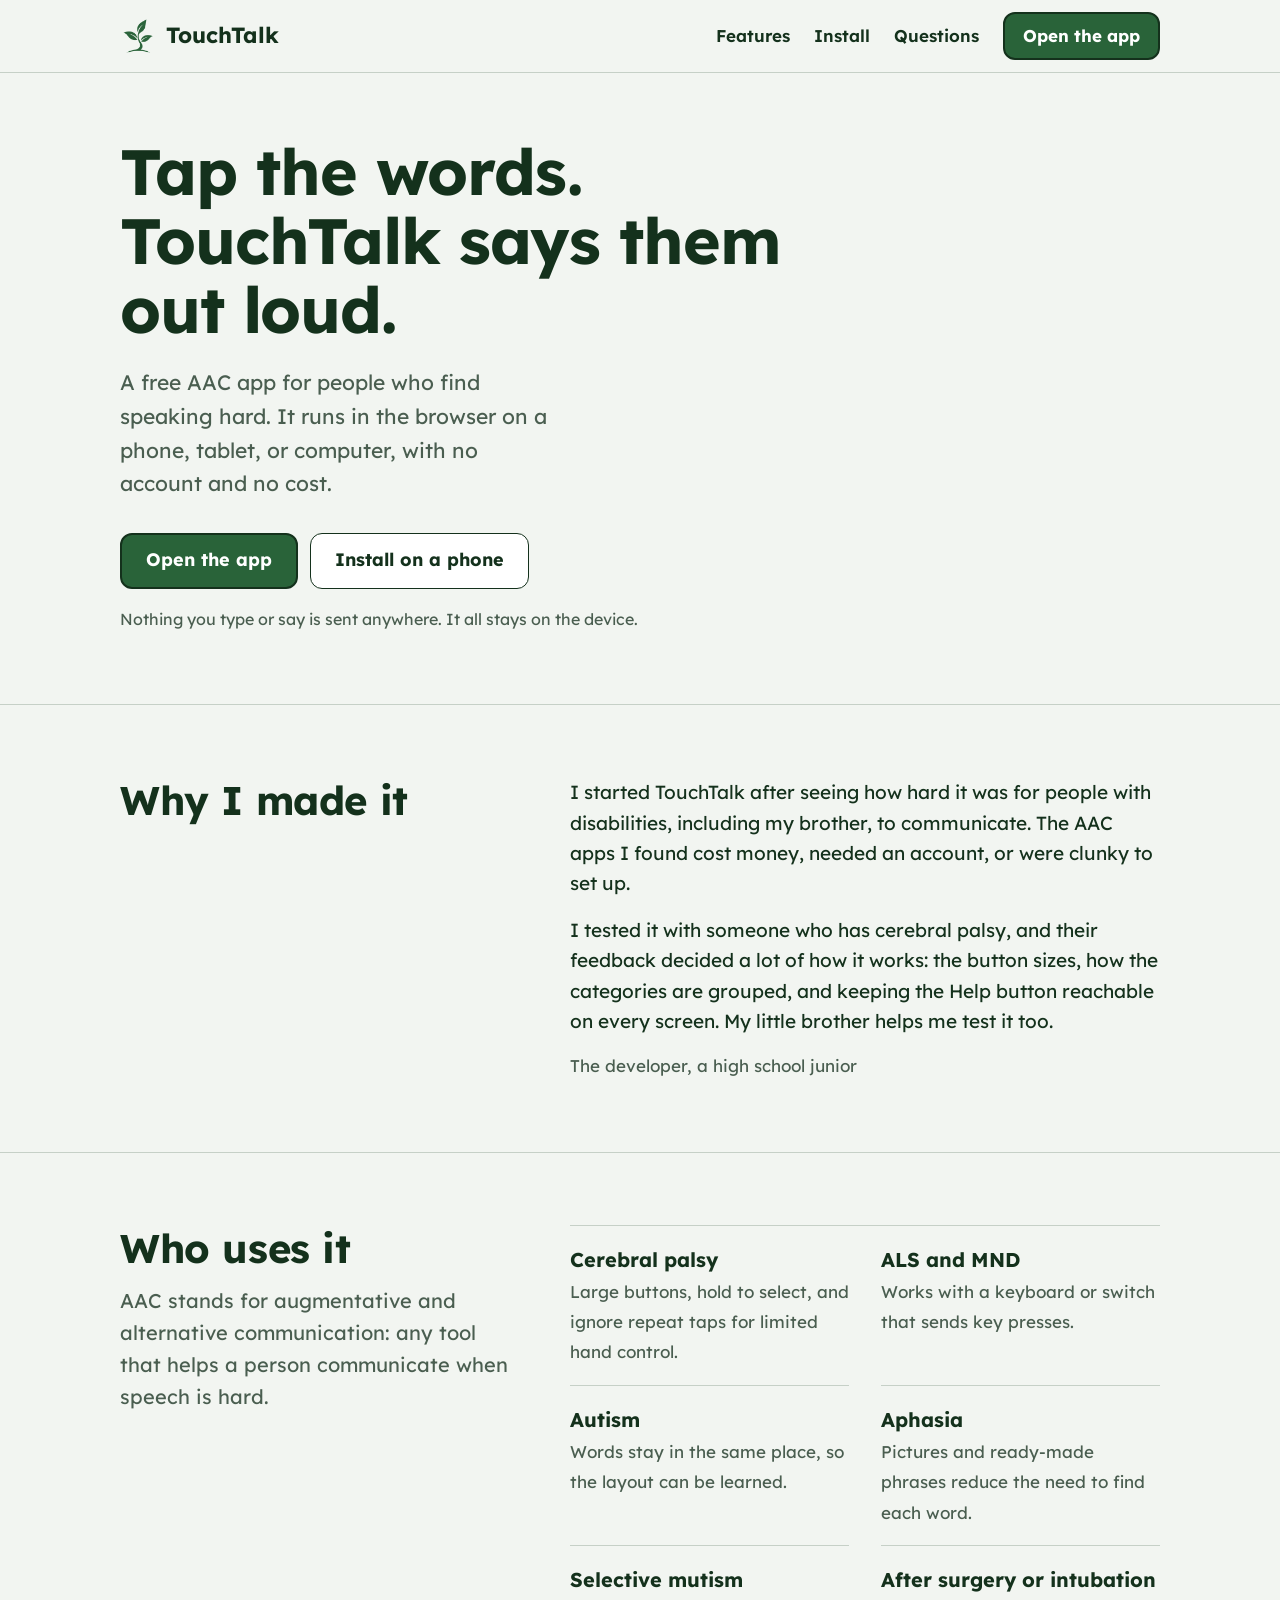
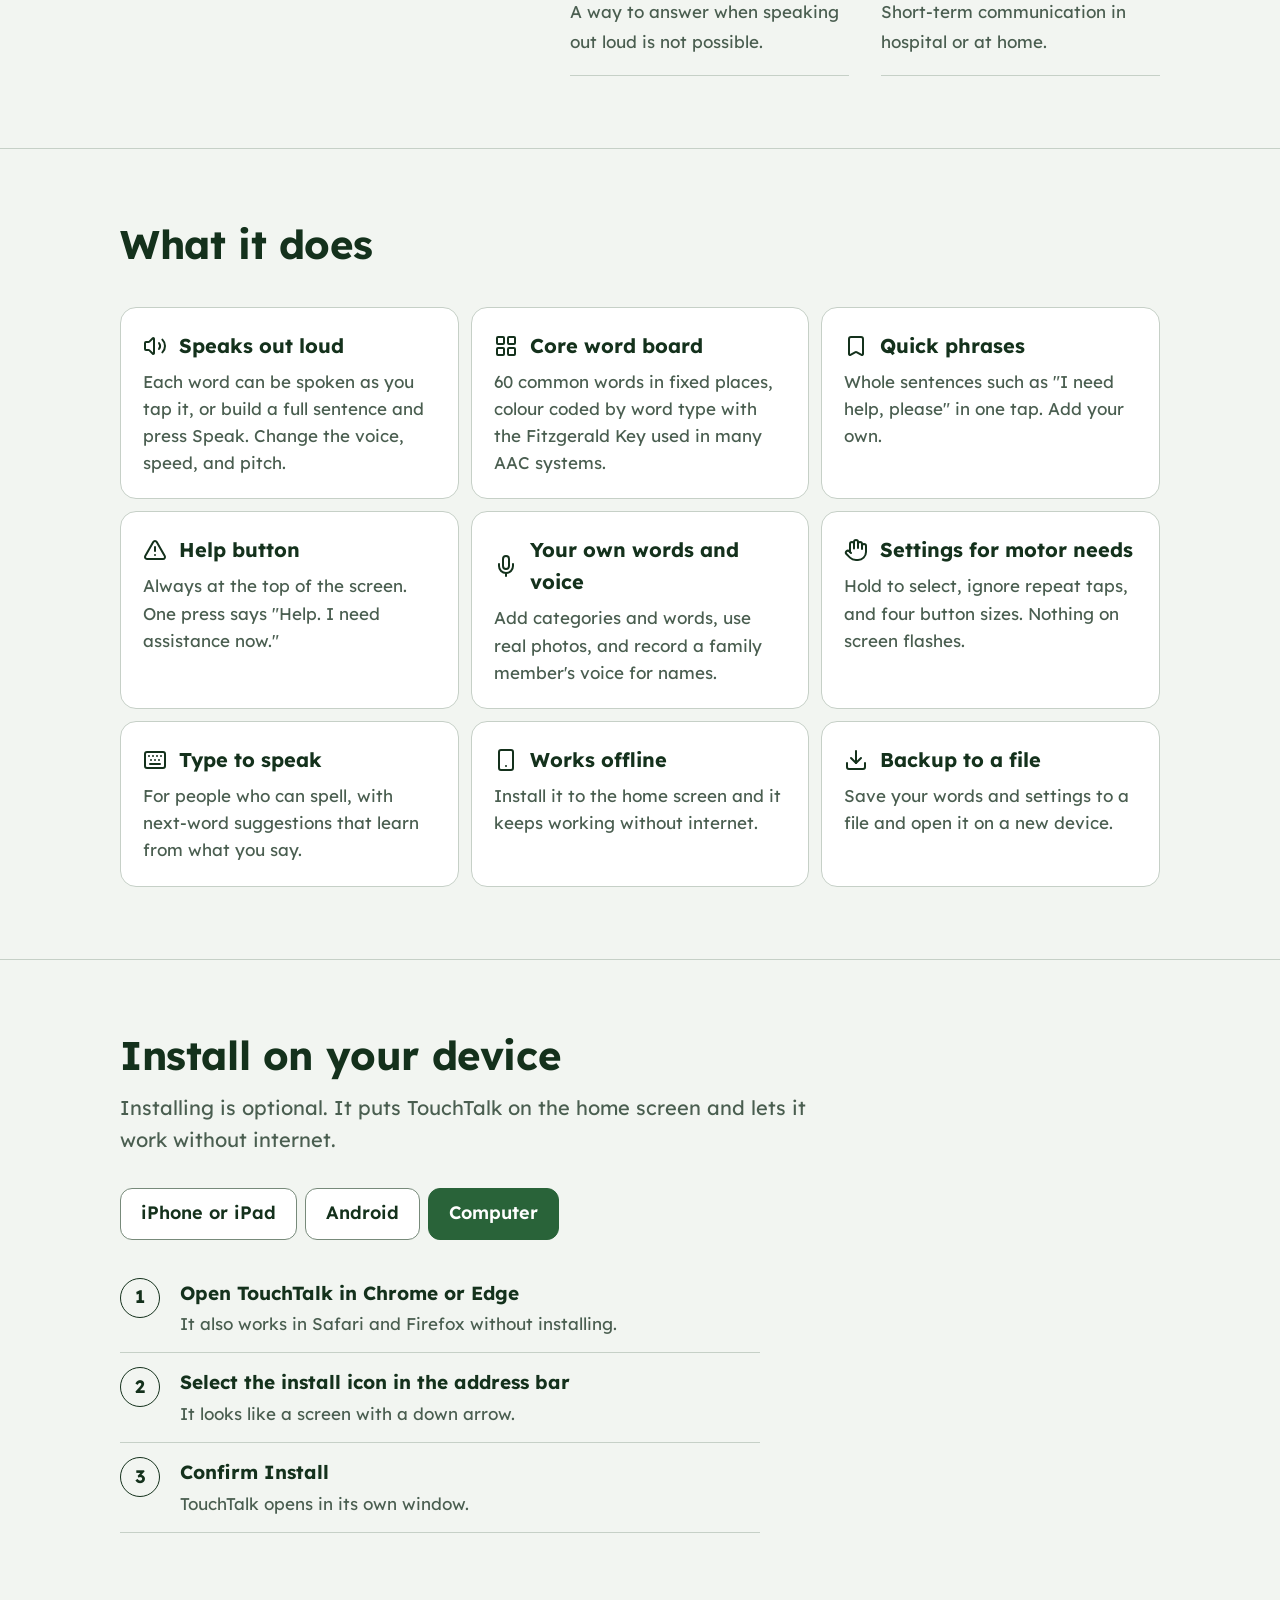
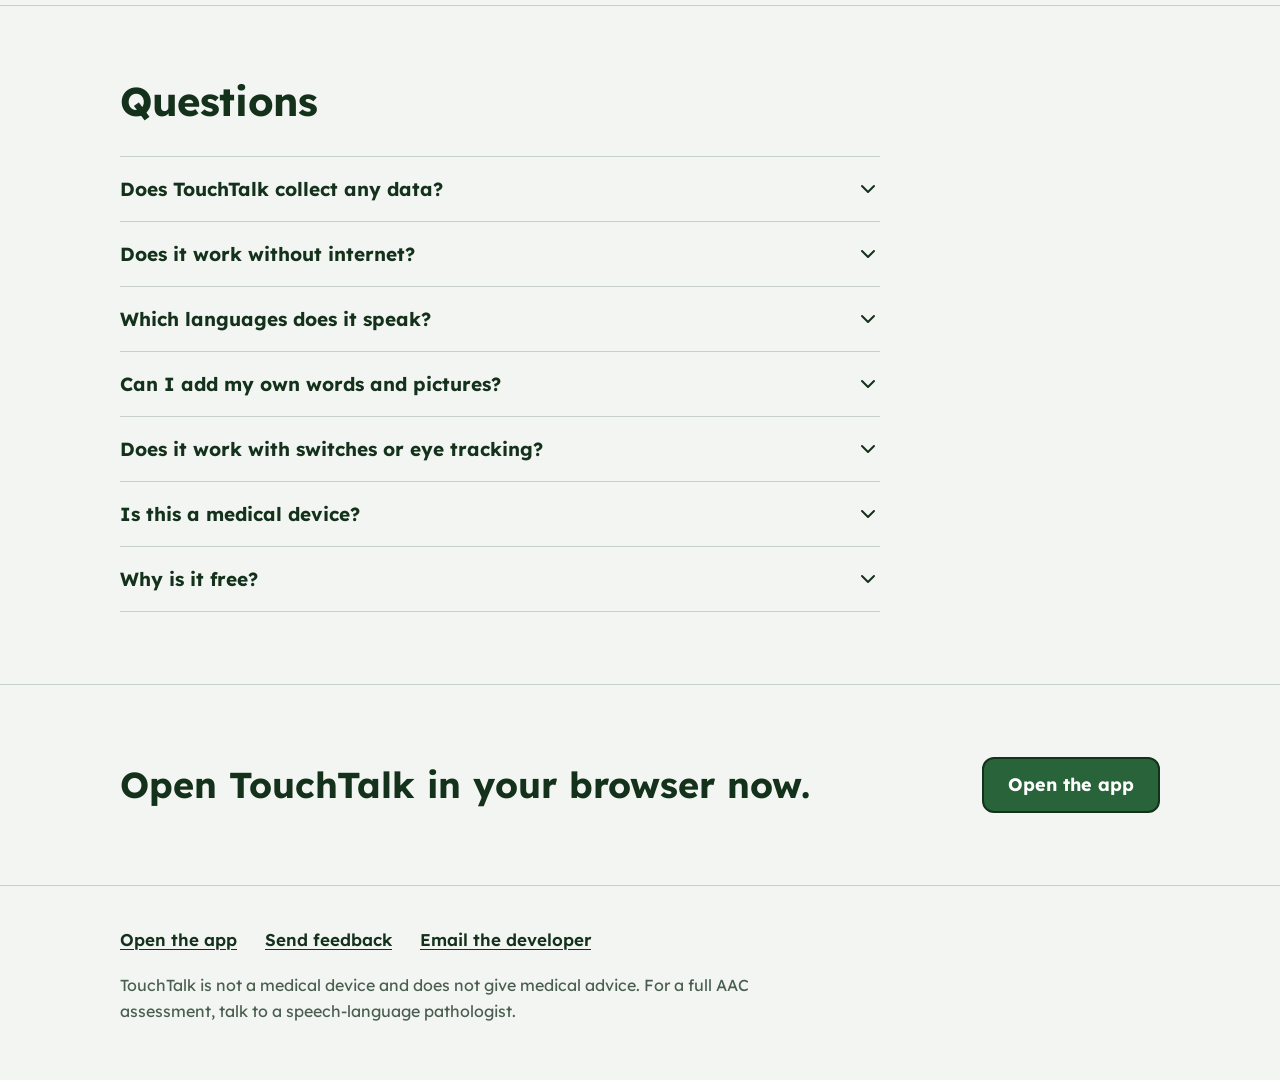
<file: index.html>
<!DOCTYPE html>
<html lang="en">
<head>
  <meta charset="UTF-8">
  <meta name="viewport" content="width=device-width, initial-scale=1.0">
  <meta name="description" content="TouchTalk is a free AAC app. Tap words to build a message and the device says it out loud. Works in the browser, with no account.">
  <meta name="theme-color" content="#F2F5F1">
  <title>TouchTalk: a free AAC app</title>
  <link rel="icon" type="image/png" sizes="32x32" href="icons/favicon-32.png">
  <link rel="icon" type="image/png" sizes="192x192" href="icons/icon-192.png">
  <link rel="apple-touch-icon" href="icons/apple-touch-icon.png">
  <link rel="preload" href="fonts/lexend-latin.woff2" as="font" type="font/woff2" crossorigin>
  <style>
@font-face {
      font-family: 'Lexend';
      font-style: normal; font-weight: 300 800; font-display: swap;
      src: url('fonts/lexend-latin.woff2') format('woff2');
      unicode-range: U+0000-00FF, U+0131, U+0152-0153, U+02BB-02BC, U+02C6, U+02DA, U+02DC, U+0304, U+0308, U+0329, U+2000-206F, U+20AC, U+2122, U+2191, U+2193, U+2212, U+2215, U+FEFF, U+FFFD;
    }
    @font-face {
      font-family: 'Lexend';
      font-style: normal; font-weight: 300 800; font-display: swap;
      src: url('fonts/lexend-latin-ext.woff2') format('woff2');
      unicode-range: U+0100-02BA, U+02BD-02C5, U+02C7-02CC, U+02CE-02D7, U+02DD-02FF, U+1D00-1DBF, U+1E00-1E9F, U+1EF2-1EFF, U+2020, U+20A0-20AB, U+20AD-20C4, U+2113, U+2C60-2C7F, U+A720-A7FF;
    }
    :root {
      --paper: #F2F5F1;
      --paper-2: #E3EAE3;
      --cell: #FFFFFF;
      --ink: #14311C;
      --slate: #4A5E50;
      --rule: #C6D0C7;
      --focus: #FFBF1F;
      --primary: #296339;
      --primary-hover: #14311C;
      --edge: #778A7A;
      --r-btn: 12px;
      --r-box: 16px;
      --font: 'Lexend', system-ui, -apple-system, 'Segoe UI', Roboto, Arial, sans-serif;
    }
    *, *::before, *::after { box-sizing: border-box; margin: 0; padding: 0; }
    html { scroll-behavior: smooth; }
    @media (prefers-reduced-motion: reduce) { html { scroll-behavior: auto; } }
    body {
      font-family: var(--font);
      font-size: 19px;
      line-height: 1.6;
      letter-spacing: 0;
      background: var(--paper);
      color: var(--ink);
    }
    button { font: inherit; letter-spacing: inherit; color: inherit; cursor: pointer; }
    a { color: var(--ink); text-underline-offset: 3px; }
    :focus { outline: none; }
    :focus-visible { outline: 4px solid var(--focus); outline-offset: 2px; box-shadow: 0 0 0 2px var(--ink); border-radius: 4px; }
    .i { width: 24px; height: 24px; flex-shrink: 0; fill: none; stroke: currentColor; stroke-width: 2; stroke-linecap: round; stroke-linejoin: round; }

    .wrap { max-width: 1080px; margin: 0 auto; padding: 0 20px; }

    /* header */
    .site-head { border-bottom: 1px solid var(--rule); }
    .site-head .wrap { display: flex; align-items: center; justify-content: space-between; gap: 16px; min-height: 72px; }
    .brand { display: flex; align-items: center; gap: 10px; font-size: 22px; font-weight: 700; text-decoration: none; }
    .brand img { width: 36px; height: 36px; object-fit: contain; }
    .site-nav { display: flex; align-items: center; gap: 24px; }
    .site-nav a:not(.btn) { font-size: 17px; font-weight: 600; text-decoration: none; }
    .site-nav a:not(.btn):hover { text-decoration: underline; }
    @media (max-width: 680px) { .site-nav a:not(.btn) { display: none; } }

    .btn {
      display: inline-flex; align-items: center; justify-content: center; gap: 10px;
      min-height: 56px; padding: 0 24px;
      border-radius: var(--r-btn);
      font-size: 18px; font-weight: 700; text-decoration: none;
      border: 2px solid var(--ink);
    }
    .btn-solid { background: var(--primary); color: #fff; }
    .btn-solid:hover { background: var(--primary-hover); }
    .btn-line { background: var(--cell); color: var(--ink); border-width: 1.5px; }
    .btn-line:hover { background: var(--paper-2); }
    .site-head .btn { min-height: 48px; padding: 0 18px; font-size: 17px; }

    /* hero */
    .hero { padding: 64px 0 72px; }
    .hero h1 {
      font-size: clamp(38px, 6.4vw, 64px);
      font-weight: 700;
      line-height: 1.08;
      letter-spacing: -0.015em;
      max-width: 16ch;
    }
    .hero-lede { font-size: 21px; color: var(--slate); margin: 22px 0 32px; max-width: 34ch; }
    .hero-actions { display: flex; gap: 12px; flex-wrap: wrap; }
    .hero-small { font-size: 16px; color: var(--slate); margin-top: 18px; }

    /* entering the app */
    .enter-veil {
      position: fixed; inset: 0; z-index: 50;
      display: flex; align-items: center; justify-content: center;
      background: var(--paper); opacity: 0; pointer-events: none;
    }
    .enter-veil[hidden] { display: none; }
    .enter-veil img { width: 128px; height: 128px; object-fit: contain; opacity: 0; }

    /* sections */
    section.band { border-top: 1px solid var(--rule); padding: 72px 0; }
    .band h2 { font-size: clamp(30px, 4vw, 40px); font-weight: 700; line-height: 1.15; letter-spacing: -0.01em; max-width: 22ch; }
    .band .intro { color: var(--slate); font-size: 20px; margin-top: 14px; max-width: 60ch; }
    .split { display: grid; grid-template-columns: 1fr; gap: 24px 56px; }
    @media (min-width: 860px) { .split { grid-template-columns: 0.8fr 1.2fr; } }

    .story p { max-width: 60ch; }
    .story p + p { margin-top: 16px; }
    .story .sign { color: var(--slate); font-size: 17px; }

    .who { list-style: none; display: grid; grid-template-columns: 1fr; border-top: 1px solid var(--rule); }
    @media (min-width: 640px) { .who { grid-template-columns: 1fr 1fr; column-gap: 32px; } }
    .who li { padding: 18px 0; border-bottom: 1px solid var(--rule); }
    .who strong { display: block; font-size: 20px; }
    .who span { color: var(--slate); font-size: 17px; }

    .features { list-style: none; display: grid; grid-template-columns: 1fr; gap: 12px; margin-top: 40px; }
    @media (min-width: 640px) { .features { grid-template-columns: 1fr 1fr; } }
    @media (min-width: 980px) { .features { grid-template-columns: 1fr 1fr 1fr; } }
    .features li {
      background: var(--cell);
      border: 1.5px solid var(--rule);
      border-radius: var(--r-box);
      padding: 22px;
    }
    .features h3 { display: flex; align-items: center; gap: 12px; font-size: 20px; font-weight: 700; margin-bottom: 6px; }
    .features p { color: var(--slate); font-size: 17px; }

    .tabs { display: flex; gap: 8px; flex-wrap: wrap; margin: 32px 0 24px; }
    .tab {
      min-height: 52px; padding: 0 20px;
      background: var(--cell); border: 1.5px solid var(--edge); border-radius: var(--r-btn);
      font-size: 18px; font-weight: 600;
    }
    .tab:hover { border-color: var(--ink); }
    .tab[aria-selected="true"] { background: var(--primary); border-color: var(--primary); color: #fff; }
    .steps { list-style: none; counter-reset: step; max-width: 640px; }
    .steps li { counter-increment: step; display: grid; grid-template-columns: 44px 1fr; gap: 16px; padding: 14px 0; border-bottom: 1px solid var(--rule); }
    .steps li::before {
      content: counter(step);
      display: flex; align-items: center; justify-content: center;
      width: 40px; height: 40px; border: 1.5px solid var(--ink); border-radius: 50%;
      font-weight: 700; font-size: 18px;
    }
    .steps strong { display: block; }
    .steps span { color: var(--slate); font-size: 17px; }

    .faq { max-width: 760px; margin-top: 32px; border-top: 1px solid var(--rule); }
    .faq details { border-bottom: 1px solid var(--rule); }
    .faq summary {
      display: flex; justify-content: space-between; align-items: center; gap: 16px;
      min-height: 64px; padding: 14px 0;
      font-size: 19px; font-weight: 700; cursor: pointer; list-style: none;
    }
    .faq summary::-webkit-details-marker { display: none; }
    .faq summary .i { transition: transform 150ms ease-out; }
    .faq details[open] summary .i { transform: rotate(180deg); }
    .faq details p { color: var(--slate); padding: 0 0 20px; max-width: 64ch; }

    .closing { border-top: 1px solid var(--rule); padding: 72px 0; }
    .closing .wrap { display: flex; flex-wrap: wrap; align-items: center; justify-content: space-between; gap: 24px; }
    .closing h2 { font-size: clamp(28px, 4vw, 36px); line-height: 1.2; }

    footer { border-top: 1px solid var(--rule); padding: 40px 0 56px; font-size: 17px; }
    .foot-links { display: flex; flex-wrap: wrap; gap: 12px 28px; margin-bottom: 20px; }
    .foot-links a { font-weight: 600; }
    .foot-note { color: var(--slate); font-size: 16px; max-width: 70ch; }
  </style>
</head>
<body>

<header class="site-head">
  <div class="wrap">
    <a class="brand" href="index.html">
      <img src="icons/sapling.png" alt="" width="36" height="36">
      TouchTalk
    </a>
    <nav class="site-nav" aria-label="Page">
      <a href="#features">Features</a>
      <a href="#install">Install</a>
      <a href="#questions">Questions</a>
      <a class="btn btn-solid" href="app.html">Open the app</a>
    </nav>
  </div>
</header>

<main>
  <section class="hero">
    <div class="wrap">
      <div>
        <h1>Tap the words. TouchTalk says them out loud.</h1>
        <p class="hero-lede">A free AAC app for people who find speaking hard. It runs in the browser on a phone, tablet, or computer, with no account and no cost.</p>
        <div class="hero-actions">
          <a class="btn btn-solid" href="app.html">Open the app</a>
          <a class="btn btn-line" href="#install">Install on a phone</a>
        </div>
        <p class="hero-small">Nothing you type or say is sent anywhere. It all stays on the device.</p>
      </div>

    </div>
  </section>

  <section class="band">
    <div class="wrap split">
      <h2>Why I made it</h2>
      <div class="story">
        <p>I started TouchTalk after seeing how hard it was for people with disabilities, including my brother, to communicate. The AAC apps I found cost money, needed an account, or were clunky to set up.</p>
        <p>I tested it with someone who has cerebral palsy, and their feedback decided a lot of how it works: the button sizes, how the categories are grouped, and keeping the Help button reachable on every screen. My little brother helps me test it too.</p>
        <p class="sign">The developer, a high school junior</p>
      </div>
    </div>
  </section>

  <section class="band">
    <div class="wrap split">
      <div>
        <h2>Who uses it</h2>
        <p class="intro">AAC stands for augmentative and alternative communication: any tool that helps a person communicate when speech is hard.</p>
      </div>
      <ul class="who">
        <li><strong>Cerebral palsy</strong><span>Large buttons, hold to select, and ignore repeat taps for limited hand control.</span></li>
        <li><strong>ALS and MND</strong><span>Works with a keyboard or switch that sends key presses.</span></li>
        <li><strong>Autism</strong><span>Words stay in the same place, so the layout can be learned.</span></li>
        <li><strong>Aphasia</strong><span>Pictures and ready-made phrases reduce the need to find each word.</span></li>
        <li><strong>Selective mutism</strong><span>A way to answer when speaking out loud is not possible.</span></li>
        <li><strong>After surgery or intubation</strong><span>Short-term communication in hospital or at home.</span></li>
      </ul>
    </div>
  </section>

  <section class="band" id="features">
    <div class="wrap">
      <h2>What it does</h2>
      <ul class="features">
        <li>
          <h3><svg class="i" viewBox="0 0 24 24" aria-hidden="true" data-icon="volume-2"></svg>Speaks out loud</h3>
          <p>Each word can be spoken as you tap it, or build a full sentence and press Speak. Change the voice, speed, and pitch.</p>
        </li>
        <li>
          <h3><svg class="i" viewBox="0 0 24 24" aria-hidden="true" data-icon="layout-grid"></svg>Core word board</h3>
          <p>60 common words in fixed places, colour coded by word type with the Fitzgerald Key used in many AAC systems.</p>
        </li>
        <li>
          <h3><svg class="i" viewBox="0 0 24 24" aria-hidden="true" data-icon="bookmark"></svg>Quick phrases</h3>
          <p>Whole sentences such as "I need help, please" in one tap. Add your own.</p>
        </li>
        <li>
          <h3><svg class="i" viewBox="0 0 24 24" aria-hidden="true" data-icon="triangle-alert"></svg>Help button</h3>
          <p>Always at the top of the screen. One press says "Help. I need assistance now."</p>
        </li>
        <li>
          <h3><svg class="i" viewBox="0 0 24 24" aria-hidden="true" data-icon="mic"></svg>Your own words and voice</h3>
          <p>Add categories and words, use real photos, and record a family member's voice for names.</p>
        </li>
        <li>
          <h3><svg class="i" viewBox="0 0 24 24" aria-hidden="true" data-icon="hand"></svg>Settings for motor needs</h3>
          <p>Hold to select, ignore repeat taps, and four button sizes. Nothing on screen flashes.</p>
        </li>
        <li>
          <h3><svg class="i" viewBox="0 0 24 24" aria-hidden="true" data-icon="keyboard"></svg>Type to speak</h3>
          <p>For people who can spell, with next-word suggestions that learn from what you say.</p>
        </li>
        <li>
          <h3><svg class="i" viewBox="0 0 24 24" aria-hidden="true" data-icon="smartphone"></svg>Works offline</h3>
          <p>Install it to the home screen and it keeps working without internet.</p>
        </li>
        <li>
          <h3><svg class="i" viewBox="0 0 24 24" aria-hidden="true" data-icon="download"></svg>Backup to a file</h3>
          <p>Save your words and settings to a file and open it on a new device.</p>
        </li>
      </ul>
    </div>
  </section>

  <section class="band" id="install">
    <div class="wrap">
      <h2>Install on your device</h2>
      <p class="intro">Installing is optional. It puts TouchTalk on the home screen and lets it work without internet.</p>
      <div class="tabs" role="tablist" aria-label="Device">
        <button class="tab" role="tab" id="tab-ios" aria-controls="steps-ios" aria-selected="true">iPhone or iPad</button>
        <button class="tab" role="tab" id="tab-android" aria-controls="steps-android" aria-selected="false" tabindex="-1">Android</button>
        <button class="tab" role="tab" id="tab-web" aria-controls="steps-web" aria-selected="false" tabindex="-1">Computer</button>
      </div>
      <ol class="steps" id="steps-ios" role="tabpanel" aria-labelledby="tab-ios">
        <li><div><strong>Open TouchTalk in Safari</strong><span>Other browsers on iPhone cannot add it to the home screen.</span></div></li>
        <li><div><strong>Press Share</strong><span>The square with an arrow pointing up, at the bottom of the screen.</span></div></li>
        <li><div><strong>Press Add to Home Screen, then Add</strong><span>TouchTalk now opens from the home screen like any other app.</span></div></li>
      </ol>
      <ol class="steps" id="steps-android" role="tabpanel" aria-labelledby="tab-android" hidden>
        <li><div><strong>Open TouchTalk in Chrome</strong><span>Use the Open the app button on this page.</span></div></li>
        <li><div><strong>Open the menu</strong><span>The three dots in the top right corner.</span></div></li>
        <li><div><strong>Press Install app</strong><span>On some phones it is called Add to Home screen.</span></div></li>
      </ol>
      <ol class="steps" id="steps-web" role="tabpanel" aria-labelledby="tab-web" hidden>
        <li><div><strong>Open TouchTalk in Chrome or Edge</strong><span>It also works in Safari and Firefox without installing.</span></div></li>
        <li><div><strong>Select the install icon in the address bar</strong><span>It looks like a screen with a down arrow.</span></div></li>
        <li><div><strong>Confirm Install</strong><span>TouchTalk opens in its own window.</span></div></li>
      </ol>
    </div>
  </section>

  <section class="band" id="questions">
    <div class="wrap">
      <h2>Questions</h2>
      <div class="faq">
        <details>
          <summary>Does TouchTalk collect any data?<svg class="i" viewBox="0 0 24 24" aria-hidden="true" data-icon="chevron-down"></svg></summary>
          <p>No. There are no analytics, no tracking, and no server. Words, phrases, recordings, and settings are stored in the browser on your device and are never sent anywhere.</p>
        </details>
        <details>
          <summary>Does it work without internet?<svg class="i" viewBox="0 0 24 24" aria-hidden="true" data-icon="chevron-down"></svg></summary>
          <p>Yes, after the first visit. Speech uses the voice built into your device, so it does not need a connection either.</p>
        </details>
        <details>
          <summary>Which languages does it speak?<svg class="i" viewBox="0 0 24 24" aria-hidden="true" data-icon="chevron-down"></svg></summary>
          <p>Any language your device has a voice for. The app's menus are in English. You can add words in any language, or record your own voice for them.</p>
        </details>
        <details>
          <summary>Can I add my own words and pictures?<svg class="i" viewBox="0 0 24 24" aria-hidden="true" data-icon="chevron-down"></svg></summary>
          <p>Yes. In the app, open Edit. You can add categories, words, and phrases, give each one a photo or an icon, and record a voice for it.</p>
        </details>
        <details>
          <summary>Does it work with switches or eye tracking?<svg class="i" viewBox="0 0 24 24" aria-hidden="true" data-icon="chevron-down"></svg></summary>
          <p>Every button can be reached with the Tab key, arrow keys move around the word board, and the selected button has a thick yellow and black outline. Switches and eye-gaze systems that send key presses or mouse clicks will work. Automatic switch scanning is planned.</p>
        </details>
        <details>
          <summary>Is this a medical device?<svg class="i" viewBox="0 0 24 24" aria-hidden="true" data-icon="chevron-down"></svg></summary>
          <p>No. TouchTalk is a communication aid. It is not certified by the FDA or any other regulator and does not replace an assessment by a speech-language pathologist.</p>
        </details>
        <details>
          <summary>Why is it free?<svg class="i" viewBox="0 0 24 24" aria-hidden="true" data-icon="chevron-down"></svg></summary>
          <p>Dedicated AAC devices can cost thousands of dollars. TouchTalk is a personal project with no ads and nothing to sell.</p>
        </details>
      </div>
    </div>
  </section>

  <section class="closing">
    <div class="wrap">
      <h2>Open TouchTalk in your browser now.</h2>
      <a class="btn btn-solid" href="app.html">Open the app</a>
    </div>
  </section>
</main>

<footer>
  <div class="wrap">
    <div class="foot-links">
      <a href="app.html">Open the app</a>
      <a href="review.html">Send feedback</a>
      <a href="mailto:abza2030@gmail.com">Email the developer</a>
    </div>
    <p class="foot-note">TouchTalk is not a medical device and does not give medical advice. For a full AAC assessment, talk to a speech-language pathologist.</p>
  </div>
</footer>

<div class="enter-veil" id="enterVeil" aria-hidden="true" hidden>
  <img src="icons/sapling.png" alt="" decoding="async">
</div>

<script src="icons.js"></script>
<script>
  hydrateIcons();

  // install tabs
  const tabs = [...document.querySelectorAll('.tab')];
  function selectTab(tab) {
    tabs.forEach(t => {
      const on = t === tab;
      t.setAttribute('aria-selected', String(on));
      t.tabIndex = on ? 0 : -1;
      document.getElementById(t.getAttribute('aria-controls')).hidden = !on;
    });
  }
  tabs.forEach((t, i) => {
    t.addEventListener('click', () => selectTab(t));
    t.addEventListener('keydown', e => {
      const d = e.key === 'ArrowRight' ? 1 : e.key === 'ArrowLeft' ? -1 : 0;
      if (!d) return;
      const next = tabs[(i + d + tabs.length) % tabs.length];
      selectTab(next); next.focus();
    });
  });
  // open the app
  (function () {
    const veil = document.getElementById('enterVeil');
    const mark = veil.querySelector('img');
    const EASE_OUT_EXPO = 'cubic-bezier(0.16, 1, 0.3, 1)';
    function animationsOn() {
      try {
        const s = JSON.parse(localStorage.getItem('tt_settings') || '{}');
        return !(s.accessSettings && s.accessSettings.animateScreens === false);
      } catch (e) { return true; }
    }
    document.querySelectorAll('a[href="app.html"]').forEach(a => {
      a.addEventListener('click', e => {
        if (e.defaultPrevented || e.button !== 0 || e.metaKey || e.ctrlKey || e.shiftKey || e.altKey) return;
        if (!veil.animate || !animationsOn()) return;
        e.preventDefault();
        const reduce = matchMedia('(prefers-reduced-motion: reduce)').matches;
        veil.hidden = false;
        veil.animate([{ opacity: 0 }, { opacity: 1 }], { duration: 220, easing: EASE_OUT_EXPO, fill: 'forwards' });
        mark.animate(reduce
          ? [{ opacity: 0 }, { opacity: 1 }]
          : [{ opacity: 0, transform: 'scale(0.7)' }, { opacity: 1, transform: 'scale(1)' }],
          { duration: 700, delay: 80, easing: EASE_OUT_EXPO, fill: 'forwards' });
        try { sessionStorage.setItem('tt_entering', '1'); } catch (err) {}
        setTimeout(() => { location.href = a.href; }, 820);
      });
    });
    addEventListener('pageshow', () => {
      veil.getAnimations().concat(mark.getAnimations()).forEach(x => x.cancel());
      veil.hidden = true;
    });
  })();

  if (/android/i.test(navigator.userAgent)) selectTab(document.getElementById('tab-android'));
  else if (!/iphone|ipad|ipod/i.test(navigator.userAgent) && !(navigator.platform === 'MacIntel' && navigator.maxTouchPoints > 1)) selectTab(document.getElementById('tab-web'));
</script>
</body>
</html>
</file>
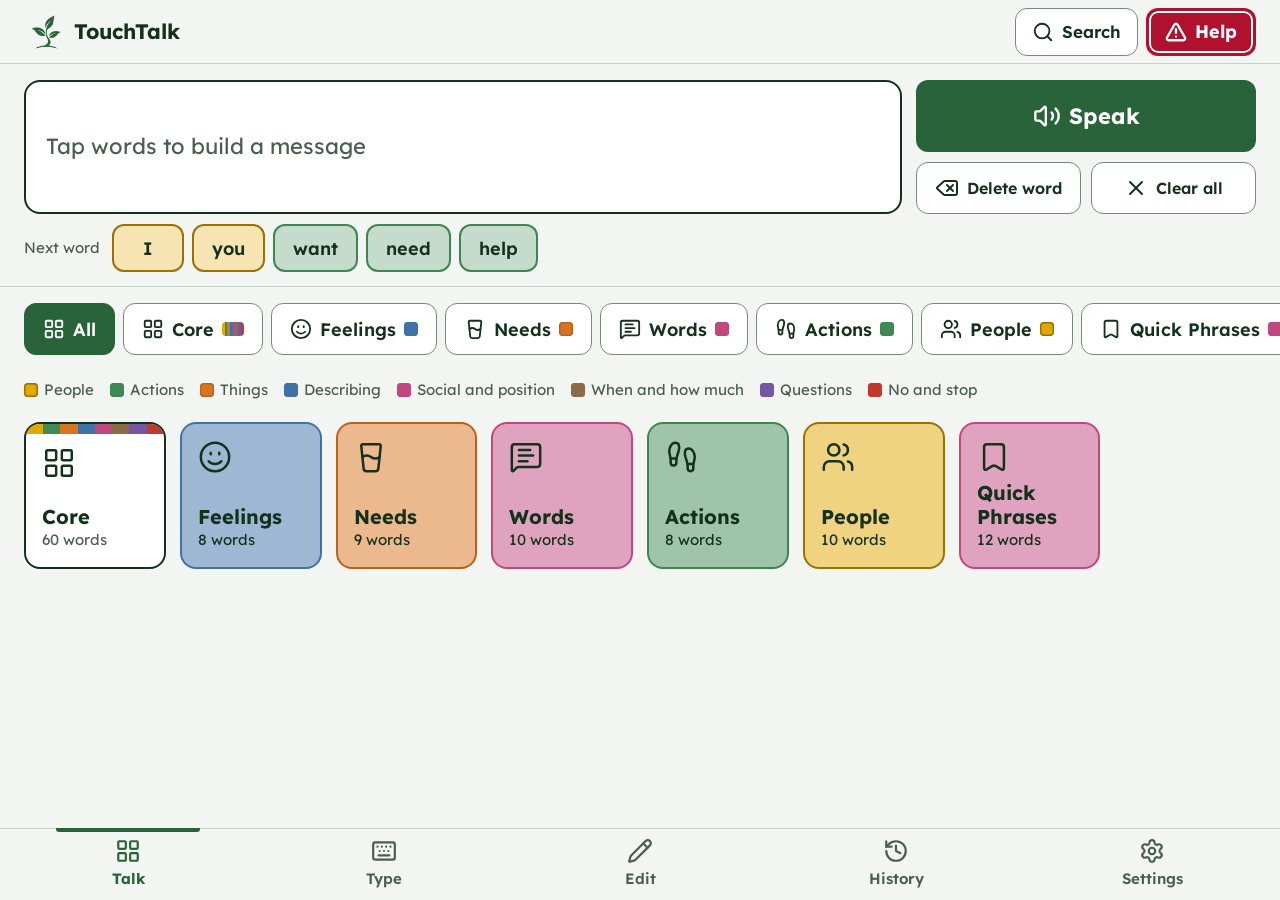
<file: app.html>
<!DOCTYPE html>
<html lang="en">
<head>
  <meta charset="UTF-8">
  <meta name="viewport" content="width=device-width, initial-scale=1, maximum-scale=5">
  <meta name="apple-mobile-web-app-capable" content="yes">
  <meta name="apple-mobile-web-app-title" content="TouchTalk">
  <meta name="apple-mobile-web-app-status-bar-style" content="default">
  <meta name="mobile-web-app-capable" content="yes">
  <meta name="theme-color" content="#F2F5F1">
  <meta name="description" content="TouchTalk is a free AAC app. Tap words to build a message and have it spoken aloud.">
  <title>TouchTalk AAC</title>
  <link rel="manifest" href="manifest.json">
  <link rel="apple-touch-icon" href="icons/apple-touch-icon.png">
  <link rel="icon" type="image/png" sizes="32x32" href="icons/favicon-32.png">
  <link rel="icon" type="image/png" sizes="192x192" href="icons/icon-192.png">
  <link rel="preload" href="fonts/lexend-latin.woff2" as="font" type="font/woff2" crossorigin>
  <link rel="stylesheet" href="style.css">
  <script>
    // Before first paint: apply the saved theme and start under the sapling
    // veil, so opening the app never flashes (script.js plays the rest).
    (function () {
      var h = document.documentElement;
      try { if (JSON.parse(localStorage.getItem('tt_settings') || '{}').isDarkMode) h.classList.add('dark'); } catch (e) {}
      // Every time the app opens, it starts under the sapling veil (unless the
      // "Animate screen changes" setting is off). From the homepage the sapling
      // is already grown, so the app carries on from there.
      var anim = true;
      try { var st = JSON.parse(localStorage.getItem('tt_settings') || '{}'); anim = !(st.accessSettings && st.accessSettings.animateScreens === false); } catch (e) {}
      if (anim) h.classList.add('entering');
      try { if (sessionStorage.getItem('tt_entering')) { sessionStorage.removeItem('tt_entering'); h.classList.add('from-home'); } } catch (e) {}
    })();
  </script>
</head>
<body class="view-home">

  <header class="app-header" role="banner">
    <a class="app-brand" href="index.html" aria-label="TouchTalk home page">
      <img class="brand-mark mark-light" src="icons/sapling.png" alt="" width="36" height="36">
      <img class="brand-mark mark-dark" src="icons/sapling-light.png" alt="" width="36" height="36">
      <span class="app-title">TouchTalk</span>
    </a>
    <div class="header-actions">
      <button class="head-btn" id="searchToggle" aria-expanded="false" aria-controls="searchBarWrap">
        <svg class="i" viewBox="0 0 24 24" aria-hidden="true" data-icon="search"></svg>
        <span>Search</span>
      </button>
      <button class="head-btn help-btn" onclick="emergency()" aria-label="Help: speak I need assistance now">
        <svg class="i" viewBox="0 0 24 24" aria-hidden="true" data-icon="triangle-alert"></svg>
        <span>Help</span>
      </button>
    </div>
  </header>

  <div class="search-bar-wrap" id="searchBarWrap" aria-hidden="true">
    <div class="search-bar">
      <svg class="i search-icon-inline" viewBox="0 0 24 24" aria-hidden="true" data-icon="search"></svg>
      <input type="search" id="searchInput" class="search-input" placeholder="Search words and phrases" autocomplete="off" autocorrect="off" spellcheck="false" aria-label="Search words and phrases">
      <button class="search-clear-btn" id="searchClearBtn" aria-label="Clear search" tabindex="-1">
        <svg class="i" viewBox="0 0 24 24" aria-hidden="true" data-icon="x"></svg>
      </button>
    </div>
  </div>

  <section class="message-panel" id="actionBar" aria-label="Message">
    <div class="message-window" id="output" role="log" aria-label="Message" aria-live="polite" tabindex="0">
      <span class="output-placeholder" id="outputPlaceholder">Tap words to build a message</span>
    </div>
    <div class="message-tools">
      <button class="speak-btn" onclick="speakText()" aria-label="Speak the message">
        <svg class="i" viewBox="0 0 24 24" aria-hidden="true" data-icon="volume-2"></svg>
        <span>Speak</span>
      </button>
      <button class="tool-btn" onclick="backspaceWord()" aria-label="Delete last word">
        <svg class="i" viewBox="0 0 24 24" aria-hidden="true" data-icon="delete"></svg>
        <span>Delete word</span>
      </button>
      <button class="tool-btn" onclick="clearText()" aria-label="Clear the whole message">
        <svg class="i" viewBox="0 0 24 24" aria-hidden="true" data-icon="x"></svg>
        <span>Clear all</span>
      </button>
    </div>
    <div class="predict-wrap">
      <span class="predict-lead" id="predictLead">Next word</span>
      <div class="predict-row" id="predictRow" role="group" aria-labelledby="predictLead"></div>
    </div>
  </section>

  <main class="app-main" id="appMain">

    <section class="view view-panel" id="view-home" aria-label="Talk">

      <div class="search-results-area" id="searchResultsArea" aria-live="polite" aria-label="Search results" style="display:none"></div>

      <div id="talkContent">
        <nav class="cat-nav" id="catNav" aria-label="Categories">
          <div class="cat-nav-scroll"></div>
        </nav>
        <div class="symbol-grid" id="symbolGrid" role="grid" aria-label="Words"></div>
      </div>
    </section>

    <section class="view view-panel" id="view-type" aria-label="Type" hidden>
      <div class="view-header">
        <h1 class="view-title">Type</h1>
        <p class="view-sub">Type a message and press Speak.</p>
      </div>
      <label for="typeArea" class="sr-only">Message to speak</label>
      <textarea id="typeArea" class="type-area" rows="4" placeholder="Start typing" autocomplete="off" autocorrect="on"></textarea>
      <div class="predict-row type-predict" id="typePredict" role="group" aria-label="Suggested words"></div>
      <div class="type-controls">
        <button class="tool-btn type-clear" onclick="typeClear()">
          <svg class="i" viewBox="0 0 24 24" aria-hidden="true" data-icon="x"></svg>
          <span>Clear all</span>
        </button>
        <button class="tool-btn type-save" onclick="typeSaveAsPhrase()">
          <svg class="i" viewBox="0 0 24 24" aria-hidden="true" data-icon="bookmark"></svg>
          <span>Save as phrase</span>
        </button>
        <button class="speak-btn type-speak" onclick="typeSpeak()" aria-label="Speak typed message">
          <svg class="i" viewBox="0 0 24 24" aria-hidden="true" data-icon="volume-2"></svg>
          <span>Speak</span>
        </button>
      </div>
    </section>

    <section class="view view-panel" id="view-wordbanks" aria-label="Edit words" hidden>
      <div class="view-header">
        <h1 class="view-title">Edit words</h1>
        <p class="view-sub">Add or remove categories, words, and phrases. Changes are saved on this device.</p>
      </div>
      <div class="manage-list">
        <button class="manage-row" onclick="openAddSymbolModal()">
          <svg class="i" viewBox="0 0 24 24" aria-hidden="true" data-icon="plus"></svg>
          <span class="manage-text"><span class="manage-label">Add a word</span><span class="manage-desc">Put a new button in any category</span></span>
        </button>
        <button class="manage-row" onclick="openAddPhraseModal()">
          <svg class="i" viewBox="0 0 24 24" aria-hidden="true" data-icon="bookmark"></svg>
          <span class="manage-text"><span class="manage-label">Add a phrase</span><span class="manage-desc">Save a full sentence to Quick Phrases</span></span>
        </button>
        <button class="manage-row" onclick="openAddCategoryModal()">
          <svg class="i" viewBox="0 0 24 24" aria-hidden="true" data-icon="folder-plus"></svg>
          <span class="manage-text"><span class="manage-label">Add a category</span><span class="manage-desc">Make a new group of words</span></span>
        </button>
      </div>
      <h2 class="section-heading">Remove</h2>
      <div class="manage-list">
        <button class="manage-row" onclick="openDeleteSymbolModal()">
          <svg class="i" viewBox="0 0 24 24" aria-hidden="true" data-icon="trash-2"></svg>
          <span class="manage-text"><span class="manage-label">Remove words</span><span class="manage-desc">Delete single buttons from a category</span></span>
        </button>
        <button class="manage-row" onclick="openDeleteCategoryModal()">
          <svg class="i" viewBox="0 0 24 24" aria-hidden="true" data-icon="trash-2"></svg>
          <span class="manage-text"><span class="manage-label">Remove a category</span><span class="manage-desc">Delete a category you made, with its words</span></span>
        </button>
      </div>
    </section>

    <section class="view view-panel" id="view-history" aria-label="History" hidden>
      <div class="view-header">
        <h1 class="view-title">History</h1>
        <p class="view-sub">Messages you have spoken. Press Speak to say one again.</p>
      </div>
      <div id="historyList" class="history-list" aria-live="polite"></div>
    </section>

    <section class="view view-panel" id="view-settings" aria-label="Settings" hidden>
      <div class="view-header">
        <h1 class="view-title">Settings</h1>
      </div>

      <div class="settings-card">
        <h2 class="settings-card-title">Voice</h2>
        <div class="settings-field">
          <label class="settings-label" for="voiceSelect">Voice</label>
          <select class="settings-select" id="voiceSelect"></select>
        </div>
        <div class="settings-field">
          <label class="settings-label" for="voiceSpeed">Speed <span class="settings-value" id="speedVal">0.85×</span></label>
          <input type="range" class="settings-slider" id="voiceSpeed" min="0.5" max="2.0" step="0.05" value="0.85">
          <div class="slider-ends" aria-hidden="true"><span>Slower</span><span>Faster</span></div>
        </div>
        <div class="settings-field">
          <label class="settings-label" for="voicePitch">Pitch <span class="settings-value" id="pitchVal">1.00×</span></label>
          <input type="range" class="settings-slider" id="voicePitch" min="0.5" max="2.0" step="0.05" value="1.0">
          <div class="slider-ends" aria-hidden="true"><span>Lower</span><span>Higher</span></div>
        </div>
        <button class="settings-action-btn" onclick="testVoice()">
          <svg class="i" viewBox="0 0 24 24" aria-hidden="true" data-icon="volume-2"></svg>
          <span>Test voice</span>
        </button>
      </div>

      <div class="settings-card">
        <h2 class="settings-card-title">Touch and access</h2>
        <div class="settings-row">
          <span class="settings-label" id="speakWordLabel">Say each word when tapped</span>
          <button class="toggle-switch" id="speakWordToggle" role="switch" aria-checked="true" aria-labelledby="speakWordLabel" onclick="toggleSpeakEachWord()">
            <span class="toggle-knob"></span>
          </button>
        </div>
        <div class="settings-field">
          <label class="settings-label" for="buttonSize">Button size</label>
          <select class="settings-select" id="buttonSize">
            <option value="small">Small: more words on screen</option>
            <option value="medium" selected>Medium</option>
            <option value="large">Large: easier to tap</option>
            <option value="xl">Extra large</option>
          </select>
        </div>
        <div class="settings-field">
          <label class="settings-label" for="holdDuration">Hold to select</label>
          <p class="settings-hint">A button only works after it is held down. This stops brushes and accidental taps.</p>
          <select class="settings-select" id="holdDuration">
            <option value="0" selected>Off: tap normally</option>
            <option value="300">Short hold (0.3 s)</option>
            <option value="600">Medium hold (0.6 s)</option>
            <option value="1000">Long hold (1 s)</option>
          </select>
        </div>
        <div class="settings-field">
          <label class="settings-label" for="debounceTime">Ignore repeat taps</label>
          <p class="settings-hint">After a tap, ignore other taps for a moment. Helps with tremors.</p>
          <select class="settings-select" id="debounceTime">
            <option value="0" selected>Off</option>
            <option value="300">Short (0.3 s)</option>
            <option value="700">Medium (0.7 s)</option>
            <option value="1500">Long (1.5 s)</option>
          </select>
        </div>
      </div>

      <div class="settings-card">
        <h2 class="settings-card-title">Display</h2>
        <div class="settings-row">
          <span class="settings-label" id="darkLabel">Dark background</span>
          <button class="toggle-switch" id="darkToggle" role="switch" aria-checked="false" aria-labelledby="darkLabel" onclick="toggleDarkMode()">
            <span class="toggle-knob"></span>
          </button>
        </div>
        <div class="settings-row">
          <span class="settings-label" id="screenAnimLabel">Animate screen changes</span>
          <button class="toggle-switch" id="screenAnimToggle" role="switch" aria-checked="true" aria-labelledby="screenAnimLabel" onclick="toggleScreenAnimation()">
            <span class="toggle-knob"></span>
          </button>
        </div>
      </div>

      <div class="settings-card">
        <h2 class="settings-card-title">Backup</h2>
        <p class="settings-hint">Save your words, phrases, and settings to a file. Open that file on another device to copy everything over.</p>
        <div class="settings-btn-row">
          <button class="settings-action-btn" onclick="exportBackup()">
            <svg class="i" viewBox="0 0 24 24" aria-hidden="true" data-icon="download"></svg>
            <span>Save backup</span>
          </button>
          <button class="settings-action-btn" onclick="document.getElementById('importFile').click()">
            <svg class="i" viewBox="0 0 24 24" aria-hidden="true" data-icon="upload"></svg>
            <span>Open backup</span>
          </button>
        </div>
        <input type="file" id="importFile" accept=".json,application/json" style="display:none" aria-label="Open backup file">
      </div>

      <div class="settings-card">
        <h2 class="settings-card-title">Install</h2>
        <p class="settings-hint" id="installHint">Install TouchTalk on this device to use it full screen and without internet.</p>
        <button class="settings-action-btn" id="installBtn" onclick="installApp()">Install app</button>
      </div>

      <div class="settings-info">
        <p>TouchTalk 2.4. Free to use. Nothing you type or say leaves this device.</p>
        <p><a href="index.html" class="settings-link">About TouchTalk</a> <a href="review.html" class="settings-link">Send feedback</a></p>
      </div>
    </section>

  </main>

  <nav class="bottom-nav" id="bottomNav" aria-label="Main">
    <button class="nav-tab active" data-view="home" aria-current="page">
      <svg class="i" viewBox="0 0 24 24" aria-hidden="true" data-icon="layout-grid"></svg>
      <span class="nav-label">Talk</span>
    </button>
    <button class="nav-tab" data-view="type">
      <svg class="i" viewBox="0 0 24 24" aria-hidden="true" data-icon="keyboard"></svg>
      <span class="nav-label">Type</span>
    </button>
    <button class="nav-tab" data-view="wordbanks">
      <svg class="i" viewBox="0 0 24 24" aria-hidden="true" data-icon="pencil"></svg>
      <span class="nav-label">Edit</span>
    </button>
    <button class="nav-tab" data-view="history">
      <svg class="i" viewBox="0 0 24 24" aria-hidden="true" data-icon="history"></svg>
      <span class="nav-label">History</span>
    </button>
    <button class="nav-tab" data-view="settings">
      <svg class="i" viewBox="0 0 24 24" aria-hidden="true" data-icon="settings"></svg>
      <span class="nav-label">Settings</span>
    </button>
  </nav>

  <div class="modal-overlay" id="modalOverlay" aria-hidden="true">
    <div class="modal" id="modal" role="dialog" aria-modal="true" aria-labelledby="modalTitle">
      <header class="modal-header">
        <h2 class="modal-title" id="modalTitle">Title</h2>
        <button class="modal-close" id="modalClose" aria-label="Close">
          <svg class="i" viewBox="0 0 24 24" aria-hidden="true" data-icon="x"></svg>
        </button>
      </header>
      <div class="modal-body" id="modalBody"></div>
      <footer class="modal-footer" id="modalFooter"></footer>
    </div>
  </div>

  <script src="icons.js"></script>
  <script src="script.js"></script>
  <div class="screen-veil" id="screenVeil" aria-hidden="true" hidden>
    <span class="screen-veil-art" id="screenVeilMark">
      <img class="screen-veil-mark mark-light" src="icons/sapling.png" alt="" decoding="async">
      <img class="screen-veil-mark mark-dark" src="icons/sapling-light.png" alt="" decoding="async">
    </span>
  </div>

</body>
</html>
</file>
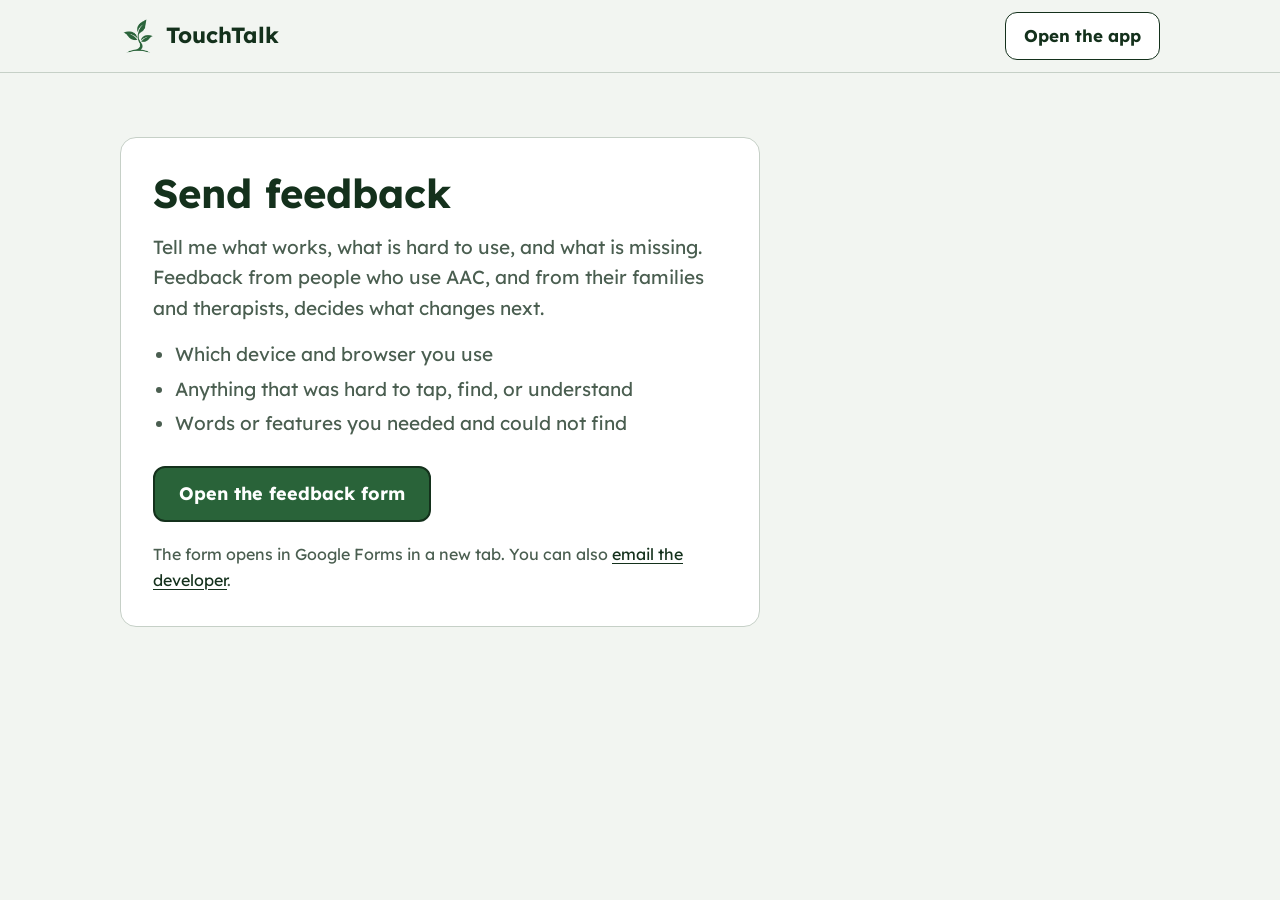
<file: review.html>
<!DOCTYPE html>
<html lang="en">
<head>
  <meta charset="UTF-8">
  <meta name="viewport" content="width=device-width, initial-scale=1.0">
  <meta name="theme-color" content="#F2F5F1">
  <title>TouchTalk: send feedback</title>
  <link rel="icon" type="image/png" sizes="32x32" href="icons/favicon-32.png">
  <link rel="icon" type="image/png" sizes="192x192" href="icons/icon-192.png">
  <link rel="preload" href="fonts/lexend-latin.woff2" as="font" type="font/woff2" crossorigin>
  <style>
@font-face {
      font-family: 'Lexend';
      font-style: normal; font-weight: 300 800; font-display: swap;
      src: url('fonts/lexend-latin.woff2') format('woff2');
      unicode-range: U+0000-00FF, U+0131, U+0152-0153, U+02BB-02BC, U+02C6, U+02DA, U+02DC, U+0304, U+0308, U+0329, U+2000-206F, U+20AC, U+2122, U+2191, U+2193, U+2212, U+2215, U+FEFF, U+FFFD;
    }
    @font-face {
      font-family: 'Lexend';
      font-style: normal; font-weight: 300 800; font-display: swap;
      src: url('fonts/lexend-latin-ext.woff2') format('woff2');
      unicode-range: U+0100-02BA, U+02BD-02C5, U+02C7-02CC, U+02CE-02D7, U+02DD-02FF, U+1D00-1DBF, U+1E00-1E9F, U+1EF2-1EFF, U+2020, U+20A0-20AB, U+20AD-20C4, U+2113, U+2C60-2C7F, U+A720-A7FF;
    }
    :root {
      --paper: #F2F5F1; --paper-2: #E3EAE3; --cell: #FFFFFF;
      --ink: #14311C; --slate: #4A5E50; --rule: #C6D0C7; --focus: #FFBF1F;
      --primary: #296339; --primary-hover: #14311C;
    }
    *, *::before, *::after { box-sizing: border-box; margin: 0; padding: 0; }
    body {
      font-family: 'Lexend', system-ui, -apple-system, 'Segoe UI', Roboto, Arial, sans-serif;
      font-size: 19px; line-height: 1.6;
      background: var(--paper); color: var(--ink);
      min-height: 100vh;
    }
    a { color: var(--ink); text-underline-offset: 3px; }
    :focus { outline: none; }
    :focus-visible { outline: 4px solid var(--focus); outline-offset: 2px; box-shadow: 0 0 0 2px var(--ink); border-radius: 4px; }
    .wrap { max-width: 1080px; margin: 0 auto; padding: 0 20px; }
    .site-head { border-bottom: 1px solid var(--rule); }
    .site-head .wrap { display: flex; align-items: center; justify-content: space-between; gap: 16px; min-height: 72px; }
    .brand { display: flex; align-items: center; gap: 10px; font-size: 22px; font-weight: 700; text-decoration: none; }
    .brand img { width: 36px; height: 36px; object-fit: contain; }
    .btn {
      display: inline-flex; align-items: center; justify-content: center;
      min-height: 56px; padding: 0 24px;
      border: 2px solid var(--ink); border-radius: 12px;
      font-size: 18px; font-weight: 700; text-decoration: none;
    }
    .btn-solid { background: var(--primary); color: #fff; }
    .btn-solid:hover { background: var(--primary-hover); }
    .btn-line { background: var(--cell); border-width: 1.5px; }
    .btn-line:hover { background: var(--paper-2); }
    .site-head .btn { min-height: 48px; padding: 0 18px; font-size: 17px; }
    main { padding: 64px 0; }
    .panel {
      max-width: 640px;
      background: var(--cell); border: 1.5px solid var(--rule); border-radius: 16px;
      padding: 32px;
    }
    h1 { font-size: clamp(30px, 5vw, 40px); line-height: 1.15; margin-bottom: 16px; }
    p { color: var(--slate); max-width: 56ch; }
    ul { color: var(--slate); margin: 16px 0 28px 22px; }
    li + li { margin-top: 4px; }
    .note { font-size: 16px; margin-top: 20px; }
    @media (max-width: 480px) { .panel { padding: 22px; } }
  </style>
</head>
<body>

<header class="site-head">
  <div class="wrap">
    <a class="brand" href="index.html">
      <img src="icons/sapling.png" alt="" width="36" height="36">
      TouchTalk
    </a>
    <a class="btn btn-line" href="app.html">Open the app</a>
  </div>
</header>

<main>
  <div class="wrap">
    <div class="panel">
      <h1>Send feedback</h1>
      <p>Tell me what works, what is hard to use, and what is missing. Feedback from people who use AAC, and from their families and therapists, decides what changes next.</p>
      <ul>
        <li>Which device and browser you use</li>
        <li>Anything that was hard to tap, find, or understand</li>
        <li>Words or features you needed and could not find</li>
      </ul>
      <a class="btn btn-solid" href="https://docs.google.com/forms/d/e/1FAIpQLSfS0GsF_TzNCyOYlN94kuFJCgfYuFDKEHDRmfrDM9RrkkkEVQ/viewform" target="_blank" rel="noopener">Open the feedback form</a>
      <p class="note">The form opens in Google Forms in a new tab. You can also <a href="mailto:abza2030@gmail.com">email the developer</a>.</p>
    </div>
  </div>
</main>

</body>
</html>
</file>
<file: style.css>
@font-face {
  font-family: 'Lexend';
  font-style: normal; font-weight: 300 800; font-display: swap;
  src: url('fonts/lexend-latin.woff2') format('woff2');
  unicode-range: U+0000-00FF, U+0131, U+0152-0153, U+02BB-02BC, U+02C6, U+02DA, U+02DC, U+0304, U+0308, U+0329, U+2000-206F, U+20AC, U+2122, U+2191, U+2193, U+2212, U+2215, U+FEFF, U+FFFD;
}
@font-face {
  font-family: 'Lexend';
  font-style: normal; font-weight: 300 800; font-display: swap;
  src: url('fonts/lexend-latin-ext.woff2') format('woff2');
  unicode-range: U+0100-02BA, U+02BD-02C5, U+02C7-02CC, U+02CE-02D7, U+02DD-02FF, U+1D00-1DBF, U+1E00-1E9F, U+1EF2-1EFF, U+2020, U+20A0-20AB, U+20AD-20C4, U+2113, U+2C60-2C7F, U+A720-A7FF;
}

:root {
  --paper:      #F2F5F1;
  --paper-2:    #E3EAE3;
  --cell:       #FFFFFF;
  --ink:        #14311C;
  --slate:      #4A5E50;
  --rule:       #C6D0C7;
  --rule-strong:#778A7A;
  --edge:       #778A7A;
  --on-ink:     #FFFFFF;

  --primary:       #296339;
  --primary-hover: #14311C;
  --on-primary:    #FFFFFF;
  --accent-text:   #296339;

  --focus:      #FFBF1F;
  --alert:      #B0122E;
  --alert-tint: #F8DDE2;

  --fk-pronoun:#E0A800;  --fk-pronoun-tint:#F6E5B2;  --fk-pronoun-card:#F0D380;  --fk-pronoun-deep:#997200;
  --fk-verb:#3F8A55;     --fk-verb-tint:#C5DCCC;     --fk-verb-card:#9FC4AA;     --fk-verb-deep:#3D8653;
  --fk-noun:#D9731F;     --fk-noun-tint:#F4D5BC;     --fk-noun-card:#ECB98F;     --fk-noun-deep:#BA621B;
  --fk-adj:#3E72A8;      --fk-adj-tint:#C5D5E5;      --fk-adj-card:#9EB8D3;      --fk-adj-deep:#3E72A8;
  --fk-social:#C2477F;   --fk-social-tint:#EDC8D9;   --fk-social-card:#E0A3BF;   --fk-social-deep:#C2477F;
  --fk-adverb:#8C6A48;   --fk-adverb-tint:#DCD2C8;   --fk-adverb-card:#C6B4A3;   --fk-adverb-deep:#8C6A48;
  --fk-question:#7457A3; --fk-question-tint:#D5CDE3; --fk-question-card:#BAABD1; --fk-question-deep:#7457A3;
  --fk-negation:#C0392B; --fk-negation-tint:#ECC4BF; --fk-negation-card:#E09C95; --fk-negation-deep:#C0392B;

  --font: 'Lexend', system-ui, -apple-system, 'Segoe UI', Roboto, Arial, sans-serif;

  --s-1: 4px;  --s-2: 8px;  --s-3: 10px; --s-4: 12px; --s-5: 14px;
  --s-6: 16px; --s-7: 20px; --s-8: 24px; --s-9: 28px;
  --gutter: var(--s-6);

  --r-btn: 12px;
  --r-box: 16px;

  --header-h: 64px;
  --nav-h:    72px;
  --symbol-min: 130px;
  --hold-dur: 0ms;

  --t: 120ms ease-out;

  --safe-top:    env(safe-area-inset-top, 0px);
  --safe-bottom: env(safe-area-inset-bottom, 0px);
}

.dark {
  --paper:      #0E1711;
  --paper-2:    #1A271E;
  --cell:       #142019;
  --ink:        #E6EEE7;
  --slate:      #A9BAAD;
  --rule:       #2C3B30;
  --rule-strong:#627566;
  --edge:       #627566;
  --on-ink:     #0E1711;
  --primary-hover: #337A47;
  --accent-text:   #8FCB9F;

  --fk-pronoun-tint:#554C11;  --fk-pronoun-card:#76610D;  --fk-pronoun-deep:#E0A800;
  --fk-verb-tint:#22422C;     --fk-verb-card:#295336;     --fk-verb-deep:#44955B;
  --fk-noun-tint:#533B1B;     --fk-noun-card:#73481C;     --fk-noun-deep:#D9731F;
  --fk-adj-tint:#213A47;      --fk-adj-card:#28475E;      --fk-adj-deep:#4D84BD;
  --fk-social-tint:#4C2C3A;   --fk-social-card:#68334A;   --fk-social-deep:#C85A8C;
  --fk-adverb-tint:#3A3828;   --fk-adverb-card:#4E4430;   --fk-adverb-deep:#A07952;
  --fk-question-tint:#333245; --fk-question-card:#423A5B; --fk-question-deep:#8C73B4;
  --fk-negation-tint:#4B281F; --fk-negation-card:#672C22; --fk-negation-deep:#D65548;
  --alert:      #FF6B7D;
  --alert-tint: #3D1820;
}

*, *::before, *::after { box-sizing: border-box; margin: 0; padding: 0; }
html { height: 100%; -webkit-text-size-adjust: 100%; }
body {
  font-family: var(--font);
  font-size: 18px;
  line-height: 1.5;
  letter-spacing: 0;
  background: var(--paper);
  color: var(--ink);
  height: 100%;
  height: 100dvh;
  overflow: hidden;
  display: flex;
  flex-direction: column;
  -webkit-tap-highlight-color: transparent;
  touch-action: manipulation;
}
button, input, select, textarea { font: inherit; letter-spacing: inherit; color: inherit; }
button { cursor: pointer; }
[hidden] { display: none !important; }

.i {
  width: 24px; height: 24px; flex-shrink: 0;
  fill: none; stroke: currentColor; stroke-width: 2;
  stroke-linecap: round; stroke-linejoin: round;
}

:focus { outline: none; }
:focus-visible {
  outline: 4px solid var(--focus);
  outline-offset: 2px;
  box-shadow: 0 0 0 2px var(--ink);
}

.app-header {
  flex-shrink: 0;
  height: calc(var(--header-h) + var(--safe-top));
  padding: var(--safe-top) 16px 0;
  display: flex; align-items: center; justify-content: space-between; gap: var(--s-4);
  background: var(--paper);
  border-bottom: 1px solid var(--rule);
}
.app-brand {
  display: flex; align-items: center; gap: var(--s-3);
  color: var(--ink); text-decoration: none;
  border-radius: var(--r-btn);
  padding: 4px;
}
.brand-mark { width: 36px; height: 36px; flex-shrink: 0; object-fit: contain; }
.app-title { font-size: 21px; font-weight: 700; letter-spacing: 0; }

.header-actions { display: flex; gap: var(--s-2); }
.head-btn {
  display: inline-flex; align-items: center; gap: var(--s-2);
  min-height: 48px; padding: 0 16px;
  border: 1.5px solid var(--edge); border-radius: var(--r-btn);
  background: var(--cell);
  font-size: 17px; font-weight: 600;
  transition: border-color var(--t), background var(--t);
}
.head-btn .i { width: 22px; height: 22px; }
.head-btn:hover { border-color: var(--ink); }
.head-btn[aria-expanded="true"] { background: var(--primary); color: var(--on-primary); border-color: var(--primary); }

.help-btn {
  background: var(--alert); border: 3px solid var(--alert); color: #fff;
  box-shadow: inset 0 0 0 2px #fff;
  font-size: 18px; font-weight: 700;
}
.help-btn .i { stroke-width: 2.5; }
.help-btn:hover { background: #8E0E25; border-color: #8E0E25; }
.help-btn:focus-visible { box-shadow: inset 0 0 0 2px #fff, 0 0 0 2px var(--ink); }
.dark .help-btn { color: var(--paper); box-shadow: inset 0 0 0 2px var(--paper); }
.dark .help-btn:hover { background: #FF8A98; border-color: #FF8A98; }
.dark .help-btn:focus-visible { box-shadow: inset 0 0 0 2px var(--paper), 0 0 0 2px var(--ink); }

.search-bar-wrap {
  flex-shrink: 0;
  height: 0; overflow: hidden;
  background: var(--paper);
  transition: height 180ms ease-out;
}
.search-bar-wrap.open { height: 76px; border-bottom: 1px solid var(--rule); }
.search-bar {
  display: flex; align-items: center; gap: var(--s-3);
  margin: 12px 16px; height: 52px; padding: 0 8px 0 16px;
  background: var(--cell);
  border: 1.5px solid var(--rule-strong); border-radius: var(--r-btn);
}
.search-bar:focus-within { outline: 4px solid var(--focus); outline-offset: 2px; box-shadow: 0 0 0 2px var(--ink); }
.search-icon-inline { color: var(--slate); }
.search-input { flex: 1; min-width: 0; border: none; background: transparent; font-size: 19px; }
.search-input::placeholder { color: var(--slate); }
.search-input:focus-visible { outline: none; box-shadow: none; }
.search-input::-webkit-search-cancel-button { display: none; }
.search-clear-btn {
  width: 40px; height: 40px; border: none; border-radius: 10px; background: var(--paper-2);
  display: none; align-items: center; justify-content: center;
}
.search-clear-btn .i { width: 20px; height: 20px; }
.search-clear-btn.visible { display: flex; }

.message-panel {
  flex-shrink: 0;
  display: grid;
  grid-template-columns: 1fr;
  grid-template-areas: "window" "tools" "predict";
  gap: var(--s-3);
  padding: 14px 16px 12px;
  background: var(--paper);
  border-bottom: 1px solid var(--rule);
}
body:not(.view-home) .message-panel { display: none; }

.message-window {
  grid-area: window;
  min-height: 96px;
  max-height: 168px;
  overflow-y: auto;
  padding: 16px 20px;
  background: var(--cell);
  border: 2px solid var(--ink);
  border-radius: var(--r-box);
  display: flex; align-items: center;
  font-size: clamp(26px, 6vw, 40px);
  font-weight: 600;
  line-height: 1.25;
  letter-spacing: 0;
  word-break: break-word;
}
.output-placeholder { color: var(--slate); font-weight: 400; font-size: clamp(18px, 4vw, 22px); }
.output-text { display: flex; flex-wrap: wrap; gap: 0.1em 0.32em; }
.output-word { white-space: pre-wrap; }

.message-tools {
  grid-area: tools;
  display: grid;
  grid-template-columns: 1fr 1fr 1.6fr;
  gap: var(--s-3);
}
.message-tools .speak-btn { grid-column: 3; grid-row: 1; }

.tool-btn, .speak-btn {
  display: inline-flex; align-items: center; justify-content: center; gap: var(--s-2);
  min-height: 60px; padding: 0 14px;
  border-radius: var(--r-btn);
  font-size: 17px; font-weight: 600; white-space: nowrap;
  touch-action: manipulation;
  transition: background var(--t), border-color var(--t), color var(--t);
}
.tool-btn { background: var(--cell); border: 1.5px solid var(--edge); color: var(--ink); }
.tool-btn:hover { border-color: var(--ink); }
.tool-btn:active { background: var(--paper-2); }

.speak-btn {
  background: var(--primary); color: var(--on-primary); border: 2px solid var(--primary);
  font-size: 22px; font-weight: 700;
}
.speak-btn .i { width: 28px; height: 28px; }
.speak-btn:hover { background: var(--primary-hover); border-color: var(--primary-hover); }

.speak-btn.speaking { background: var(--cell); color: var(--accent-text); border-color: var(--accent-text); }

.predict-wrap { grid-area: predict; display: flex; align-items: center; gap: var(--s-4); min-width: 0; }
.predict-lead { flex-shrink: 0; font-size: 15px; color: var(--slate); }
.predict-row {
  display: flex; gap: var(--s-2); min-width: 0;
  overflow-x: auto; scrollbar-width: none;
  padding: 6px 4px; margin: -6px -4px;
}
.predict-row::-webkit-scrollbar { display: none; }
.predict-chip {
  flex-shrink: 0;
  min-height: 48px; min-width: 72px; padding: 0 18px;
  border: 1.5px solid var(--edge); border-radius: var(--r-btn);
  background: var(--cell);
  font-size: 18px; font-weight: 600;
  touch-action: manipulation;
  transition: border-color var(--t), background var(--t);
}
.predict-chip:hover { border-color: var(--ink); }
.predict-chip:active { background: var(--paper-2); }

.app-main {
  flex: 1; min-height: 0;
  overflow-y: auto; overflow-x: hidden;
  -webkit-overflow-scrolling: touch;
  padding: 16px;
}

.view-header { margin-bottom: 20px; }
.view-title { font-size: 30px; font-weight: 700; line-height: 1.2; letter-spacing: 0; }
.view-sub { font-size: 18px; color: var(--slate); margin-top: 6px; max-width: 60ch; }
.section-heading { font-size: 20px; font-weight: 700; margin: 28px 0 12px; }

.cat-nav {
  position: sticky; top: -16px; z-index: 5;
  margin: -16px -16px 14px; padding-top: 10px;
  background: var(--paper);
}
.cat-nav-scroll {
  display: flex; gap: var(--s-2);
  overflow-x: auto; scrollbar-width: none;
  padding: 6px 16px 8px;
  scroll-padding: 0 16px;
}
.cat-nav-scroll::-webkit-scrollbar { display: none; }
.cat-tab {
  flex-shrink: 0;
  display: inline-flex; align-items: center; gap: var(--s-2);
  min-height: 52px; padding: 0 18px;
  border: 1.5px solid var(--edge); border-radius: var(--r-btn);
  background: var(--cell);
  font-size: 18px; font-weight: 600; white-space: nowrap;
  transition: border-color var(--t), background var(--t);
}
.cat-tab .i { width: 22px; height: 22px; }
.cat-tab img { width: 24px; height: 24px; border-radius: 6px; object-fit: cover; }
.cat-tab:hover { border-color: var(--ink); }
.cat-tab.active { background: var(--primary); border-color: var(--primary); color: var(--on-primary); }

.symbol-grid {
  display: grid;
  grid-template-columns: repeat(auto-fill, minmax(var(--symbol-min), 1fr));
  gap: var(--s-4);
}
@media (max-width: 359px) { .symbol-grid { grid-template-columns: repeat(2, 1fr); gap: var(--s-3); } }

.symbol-btn {
  position: relative; overflow: hidden;
  display: flex; flex-direction: column; align-items: center; justify-content: center; gap: var(--s-3);
  min-height: calc(var(--symbol-min) * 0.92);
  padding: 16px 10px 14px;
  background: var(--cell);
  border: 1.5px solid var(--edge); border-radius: var(--r-box);
  touch-action: manipulation;
  transition: border-color var(--t), background var(--t);
}
.symbol-btn:hover { border-color: var(--ink); }
.symbol-btn:active { background: var(--paper-2); border-color: var(--ink); }
.symbol-art { display: flex; align-items: center; justify-content: center; min-height: 48px; }
.symbol-art .i { width: calc(var(--symbol-min) * 0.34); height: calc(var(--symbol-min) * 0.34); stroke-width: 1.6; }
.symbol-glyph { font-size: calc(var(--symbol-min) * 0.32); line-height: 1; }
.symbol-image { width: calc(var(--symbol-min) * 0.5); height: calc(var(--symbol-min) * 0.5); object-fit: cover; border-radius: 10px; }
.symbol-label {
  font-size: clamp(17px, calc(var(--symbol-min) * 0.14), 24px);
  font-weight: 600; line-height: 1.2; text-align: center;
  word-break: break-word; user-select: none;
}
.symbol-btn.text-only .symbol-label { font-size: clamp(19px, calc(var(--symbol-min) * 0.16), 28px); }

.category-card {
  display: grid;
  grid-template-columns: auto 1fr;
  grid-template-rows: 1fr auto;
  align-items: end;
  column-gap: 12px;
  min-height: calc(var(--symbol-min) * 0.92);
  padding: 16px;
  text-align: left;
  background: var(--paper-2);
  border: 1.5px solid var(--edge); border-radius: var(--r-box);
  transition: border-color var(--t), background var(--t);
}
.category-card:hover { border-color: var(--ink); }
.category-card:active { background: var(--rule); }
.category-card .card-art { grid-column: 1 / -1; align-self: start; }
.category-card .card-art .i { width: 34px; height: 34px; stroke-width: 1.75; }
.category-card .card-art img { width: 44px; height: 44px; border-radius: 8px; object-fit: cover; }
.category-card .card-art .symbol-glyph { font-size: 32px; }
.category-card .card-label { grid-column: 1 / -1; font-size: 20px; font-weight: 700; line-height: 1.2; }
.category-card .card-count { grid-column: 1 / -1; font-size: 15px; color: var(--slate); }

.core-grid { display: grid; grid-template-columns: repeat(6, 1fr); gap: var(--s-2); }
.core-grid.cols-4 { grid-template-columns: repeat(4, 1fr); }
@media (min-width: 768px) { .core-grid { gap: 10px; } }

.core-btn {
  position: relative; overflow: hidden;
  min-height: 64px; padding: 10px 4px;
  background: var(--cell);
  border: 1.5px solid var(--edge); border-radius: var(--r-btn);
  font-size: clamp(14px, 3.6vw, 21px); font-weight: 700; line-height: 1.1;

  word-break: normal; overflow-wrap: normal; hyphens: none;
  touch-action: manipulation;
  transition: border-color var(--t), background var(--t);
}
.core-btn:hover { border-color: var(--ink); }
.core-btn:active { background: var(--paper-2); }
@media (min-width: 600px) { .core-btn { min-height: 76px; } }

.fitz-pronoun  { --fk: var(--fk-pronoun);  --fk-t: var(--fk-pronoun-tint);  --fk-c: var(--fk-pronoun-card);  --fk-d: var(--fk-pronoun-deep); }
.fitz-verb     { --fk: var(--fk-verb);     --fk-t: var(--fk-verb-tint);     --fk-c: var(--fk-verb-card);     --fk-d: var(--fk-verb-deep); }
.fitz-noun     { --fk: var(--fk-noun);     --fk-t: var(--fk-noun-tint);     --fk-c: var(--fk-noun-card);     --fk-d: var(--fk-noun-deep); }
.fitz-adj      { --fk: var(--fk-adj);      --fk-t: var(--fk-adj-tint);      --fk-c: var(--fk-adj-card);      --fk-d: var(--fk-adj-deep); }
.fitz-social, .fitz-prep
               { --fk: var(--fk-social);   --fk-t: var(--fk-social-tint);   --fk-c: var(--fk-social-card);   --fk-d: var(--fk-social-deep); }
.fitz-adverb   { --fk: var(--fk-adverb);   --fk-t: var(--fk-adverb-tint);   --fk-c: var(--fk-adverb-card);   --fk-d: var(--fk-adverb-deep); }
.fitz-question { --fk: var(--fk-question); --fk-t: var(--fk-question-tint); --fk-c: var(--fk-question-card); --fk-d: var(--fk-question-deep); }
.fitz-negation { --fk: var(--fk-negation); --fk-t: var(--fk-negation-tint); --fk-c: var(--fk-negation-card); --fk-d: var(--fk-negation-deep); }

.symbol-btn[class*="fitz-"], .core-btn[class*="fitz-"], .word-chip[class*="fitz-"], .predict-chip[class*="fitz-"] {
  background: var(--fk-t);
  border: 2px solid var(--fk-d);
}
.symbol-btn[class*="fitz-"] .symbol-art, .word-chip[class*="fitz-"] .i { color: var(--fk-d); }
.symbol-btn[class*="fitz-"]:hover, .core-btn[class*="fitz-"]:hover,
.word-chip[class*="fitz-"]:hover, .predict-chip[class*="fitz-"]:hover { border-color: var(--ink); }
.symbol-btn[class*="fitz-"]:active, .core-btn[class*="fitz-"]:active,
.word-chip[class*="fitz-"]:active, .predict-chip[class*="fitz-"]:active { background: var(--fk-c); }

.category-card[class*="fitz-"] { background: var(--fk-c); border: 2px solid var(--fk-d); }
.category-card[class*="fitz-"]:hover { border-color: var(--ink); }
.category-card[class*="fitz-"]:active { background: var(--fk-t); }
.category-card[class*="fitz-"] .card-count { color: var(--ink); }

.category-card.is-core { position: relative; overflow: hidden; border: 2px solid var(--ink); background: var(--cell); }
.category-card.is-core::after, .cat-tab .cat-swatch.cat-swatch-core {
  background: linear-gradient(90deg,
    var(--fk-pronoun) 0 12.5%, var(--fk-verb) 0 25%, var(--fk-noun) 0 37.5%, var(--fk-adj) 0 50%,
    var(--fk-social) 0 62.5%, var(--fk-adverb) 0 75%, var(--fk-question) 0 87.5%, var(--fk-negation) 0 100%);
}
.category-card.is-core::after { content: ''; position: absolute; left: 0; right: 0; top: 0; height: 10px; }
.category-card.is-core .card-art { margin-top: 6px; }

.cat-swatch {
  display: inline-block; flex-shrink: 0;
  width: 14px; height: 14px; border-radius: 4px;
  background: var(--fk); box-shadow: inset 0 0 0 1.5px var(--fk-d);
}
.cat-swatch-core { box-shadow: none; width: 22px; }
.cat-tab.active .cat-swatch { outline: 2px solid var(--on-primary); outline-offset: 1px; }

.output-word[class*="fitz-"] { box-shadow: inset 0 -0.12em 0 var(--fk-d); }

.fitz-legend { display: flex; flex-wrap: wrap; gap: 6px 16px; margin-bottom: 6px; }
.fitz-legend span { display: inline-flex; align-items: center; gap: 6px; font-size: 15px; color: var(--slate); }
.fitz-legend i { width: 14px; height: 14px; border-radius: 4px; display: inline-block; background: var(--fk); box-shadow: inset 0 0 0 1.5px var(--fk-d); }

.holding { background: var(--paper-2) !important; border-color: var(--ink) !important; }
.holding::before {
  content: ''; position: absolute; left: 0; right: 0; bottom: 0; height: 6px;
  background: var(--primary);
  transform-origin: left;
  animation: holdFill var(--hold-dur) linear forwards;
}
@keyframes holdFill { from { transform: scaleX(0); } to { transform: scaleX(1); } }

.search-results-area { margin-bottom: 16px; }
.search-results-header { font-size: 16px; color: var(--slate); margin-bottom: 12px; }
.search-results-grid { display: grid; grid-template-columns: repeat(auto-fill, minmax(140px, 1fr)); gap: var(--s-3); }
.search-no-results { color: var(--slate); padding: 32px 0; font-size: 18px; }
.word-chip {
  position: relative; overflow: hidden;
  display: flex; flex-direction: column; align-items: center; gap: 6px;
  min-height: 112px; padding: 14px 8px 12px;
  background: var(--cell);
  border: 1.5px solid var(--edge); border-radius: var(--r-box);
  text-align: center;
  transition: border-color var(--t);
}
.word-chip:hover { border-color: var(--ink); }
.word-chip:active { background: var(--paper-2); }
.word-chip .i { width: 36px; height: 36px; stroke-width: 1.6; }
.word-chip .symbol-image { width: 44px; height: 44px; }
.word-chip .symbol-glyph { font-size: 32px; }
.word-chip-label { font-size: 17px; font-weight: 600; line-height: 1.2; }
.word-chip-cat { font-size: 14px; color: var(--slate); }

.manage-list { display: flex; flex-direction: column; gap: var(--s-3); max-width: 640px; }
.manage-row {
  display: flex; align-items: center; gap: var(--s-6);
  min-height: 76px; padding: 14px 18px;
  background: var(--cell);
  border: 1.5px solid var(--edge); border-radius: var(--r-box);
  text-align: left;
  transition: border-color var(--t);
}
.manage-row:hover { border-color: var(--ink); }
.manage-row:active { background: var(--paper-2); }
.manage-row .i { width: 28px; height: 28px; }
.manage-text { display: flex; flex-direction: column; }
.manage-label { font-size: 19px; font-weight: 700; }
.manage-desc { font-size: 16px; color: var(--slate); }

.history-list { display: flex; flex-direction: column; gap: var(--s-3); max-width: 760px; }
.history-empty { color: var(--slate); padding: 24px 0; font-size: 18px; }
.history-row {
  display: flex; align-items: center; gap: var(--s-3);
  padding: 12px 12px 12px 18px;
  background: var(--cell);
  border: 1.5px solid var(--rule); border-radius: var(--r-box);
}
.history-text { flex: 1; font-size: 20px; font-weight: 600; word-break: break-word; }
.history-add, .history-speak {
  display: inline-flex; align-items: center; justify-content: center; gap: 6px;
  min-height: 52px; padding: 0 14px; flex-shrink: 0;
  border-radius: var(--r-btn);
  font-size: 16px; font-weight: 600;
  transition: border-color var(--t), background var(--t);
}
.history-add { background: var(--cell); border: 1.5px solid var(--edge); }
.history-add:hover { border-color: var(--ink); }
.history-speak { background: var(--primary); color: var(--on-primary); border: 1.5px solid var(--primary); }
.history-add .i, .history-speak .i { width: 20px; height: 20px; }
.history-clear-btn {
  align-self: flex-start;
  margin-top: 12px; min-height: 52px; padding: 0 20px;
  background: transparent; color: var(--alert);
  border: 1.5px solid var(--edge); border-radius: var(--r-btn);
  font-size: 17px; font-weight: 600;
}
.history-clear-btn:hover { border-color: var(--alert); }
@media (max-width: 480px) {
  .history-row { flex-wrap: wrap; }
  .history-text { flex-basis: 100%; }
  .history-add, .history-speak { flex: 1; }
}

.settings-card {
  max-width: 640px;
  padding: 20px;
  margin-bottom: 14px;
  background: var(--cell);
  border: 1.5px solid var(--rule); border-radius: var(--r-box);
}
.settings-card-title { font-size: 21px; font-weight: 700; margin-bottom: 16px; }
.settings-row { display: flex; align-items: center; justify-content: space-between; gap: var(--s-6); min-height: 52px; margin-bottom: 14px; }
.settings-row:last-child { margin-bottom: 0; }
.settings-field { margin-bottom: var(--s-8); }
.settings-label { display: block; font-size: 18px; font-weight: 600; margin-bottom: 8px; }
.settings-row .settings-label { margin-bottom: 0; }
.settings-value { font-weight: 400; color: var(--slate); margin-left: 6px; }
.settings-hint { font-size: 16px; color: var(--slate); margin: -2px 0 12px; max-width: 56ch; }

.settings-select, .form-field select, .form-field input[type="text"] {
  width: 100%; min-height: 56px; padding: 0 16px;
  background: var(--cell);
  border: 1.5px solid var(--rule-strong); border-radius: var(--r-btn);
  font-size: 18px;
}
.settings-select, .form-field select {
  appearance: none; padding-right: 44px;
  background-image: url("data:image/svg+xml,%3Csvg xmlns='http://www.w3.org/2000/svg' width='18' height='18' viewBox='0 0 24 24' fill='none' stroke='%234A5E50' stroke-width='2.5' stroke-linecap='round' stroke-linejoin='round'%3E%3Cpolyline points='6 9 12 15 18 9'/%3E%3C/svg%3E");
  background-repeat: no-repeat; background-position: right 16px center;
}
.dark .settings-select, .dark .form-field select {
  background-image: url("data:image/svg+xml,%3Csvg xmlns='http://www.w3.org/2000/svg' width='18' height='18' viewBox='0 0 24 24' fill='none' stroke='%23A9BAAD' stroke-width='2.5' stroke-linecap='round' stroke-linejoin='round'%3E%3Cpolyline points='6 9 12 15 18 9'/%3E%3C/svg%3E");
}

.settings-slider {
  width: 100%; height: 44px; background: transparent;
  -webkit-appearance: none; appearance: none;
}
.settings-slider::-webkit-slider-runnable-track { height: 6px; border-radius: 3px; background: var(--rule); }
.settings-slider::-moz-range-track { height: 6px; border-radius: 3px; background: var(--rule); }
.settings-slider::-webkit-slider-thumb {
  -webkit-appearance: none; width: 32px; height: 32px; margin-top: -13px;
  border-radius: 50%; background: var(--primary); border: 3px solid var(--cell);
  box-shadow: 0 0 0 1.5px var(--primary);
}
.settings-slider::-moz-range-thumb {
  width: 26px; height: 26px; border-radius: 50%; background: var(--primary); border: 3px solid var(--cell);
}
.slider-ends { display: flex; justify-content: space-between; font-size: 15px; color: var(--slate); }

.settings-btn-row { display: flex; gap: var(--s-3); flex-wrap: wrap; }
.settings-btn-row .settings-action-btn { flex: 1 1 180px; }
.settings-action-btn {
  display: inline-flex; align-items: center; justify-content: center; gap: var(--s-3);
  width: 100%; min-height: 56px; padding: 0 18px;
  background: var(--cell);
  border: 1.5px solid var(--ink); border-radius: var(--r-btn);
  font-size: 18px; font-weight: 600;
  transition: background var(--t);
}
.settings-action-btn:hover { background: var(--paper-2); }

.settings-info { max-width: 640px; padding: 8px 4px 24px; font-size: 16px; color: var(--slate); }
.settings-info p + p { margin-top: 8px; display: flex; gap: var(--s-7); flex-wrap: wrap; }
.settings-link { color: var(--ink); font-weight: 600; text-underline-offset: 3px; border-radius: 4px; }

.toggle-switch {
  position: relative; flex-shrink: 0;
  width: 64px; height: 36px;
  border-radius: 18px; border: 1.5px solid var(--rule-strong);
  background: var(--paper-2);
  transition: background var(--t), border-color var(--t);
}
.toggle-switch[aria-checked="true"] { background: var(--primary); border-color: var(--primary); }
.toggle-knob {
  position: absolute; top: 3px; left: 3px;
  width: 27px; height: 27px; border-radius: 50%;
  background: var(--cell); border: 1.5px solid var(--rule-strong);
  transition: transform 160ms ease-out;
}
.toggle-switch[aria-checked="true"] .toggle-knob { transform: translateX(28px); border-color: var(--primary); }

.type-area {
  width: 100%; min-height: 160px; padding: 18px 20px; margin-bottom: 12px;
  background: var(--cell);
  border: 2px solid var(--ink); border-radius: var(--r-box);
  font-size: clamp(24px, 5vw, 32px); font-weight: 600; line-height: 1.35; letter-spacing: 0;
  resize: vertical;
}
.type-area::placeholder { color: var(--slate); font-weight: 400; }
.type-predict { margin: 0 0 14px; padding: 6px 4px; }
.type-controls { display: grid; grid-template-columns: 1fr 1fr 1.6fr; gap: var(--s-3); max-width: 760px; }

.bottom-nav {
  flex-shrink: 0;
  display: flex;
  height: calc(var(--nav-h) + var(--safe-bottom));
  padding-bottom: var(--safe-bottom);
  background: var(--paper);
  border-top: 1px solid var(--rule);
}
.nav-tab {
  position: relative; flex: 1;
  display: flex; flex-direction: column; align-items: center; justify-content: center; gap: var(--s-1);
  border: none; background: transparent; color: var(--slate);
  padding: 6px 2px;
}
.nav-tab .i { width: 26px; height: 26px; }
.nav-label { font-size: 15px; font-weight: 600; }
.nav-tab::before {
  content: ''; position: absolute; top: -1px; left: 22%; right: 22%; height: 4px;
  border-radius: 0 0 3px 3px; background: transparent;
}
.nav-tab:hover { color: var(--ink); }
.nav-tab.active { color: var(--accent-text); }
.nav-tab.active .nav-label { font-weight: 700; }
.nav-tab.active::before { background: var(--accent-text); }
.nav-tab:focus-visible { outline-offset: -6px; box-shadow: inset 0 0 0 2px var(--ink); border-radius: var(--r-btn); }

.modal-overlay {
  position: fixed; inset: 0; z-index: 200;
  display: flex; align-items: stretch; justify-content: center;
  background: rgba(10, 26, 15, 0.55);
  opacity: 0; pointer-events: none;
  transition: opacity 160ms ease-out;
}
.modal-overlay.open { opacity: 1; pointer-events: auto; }
.modal {
  width: 100%; height: 100%;
  display: flex; flex-direction: column; overflow: hidden;
  background: var(--paper);
  transform: translateY(24px);
  transition: transform 200ms ease-out;
}
.modal-overlay.open .modal { transform: none; }
.modal-header {
  flex-shrink: 0;
  display: flex; align-items: center; justify-content: space-between; gap: var(--s-4);
  padding: calc(12px + var(--safe-top)) 16px 12px 20px;
  border-bottom: 1px solid var(--rule);
}
.modal-title { font-size: 24px; font-weight: 700; line-height: 1.2; }
.modal-close {
  width: 52px; height: 52px; flex-shrink: 0;
  display: flex; align-items: center; justify-content: center;
  background: var(--cell); border: 1.5px solid var(--edge); border-radius: var(--r-btn);
}
.modal-close:hover { border-color: var(--ink); }
.modal-body { flex: 1; overflow-y: auto; -webkit-overflow-scrolling: touch; padding: 20px; }
.modal-body p, .modal-body li { font-size: 18px; }
.modal-footer {
  flex-shrink: 0; display: flex; gap: var(--s-3);
  padding: 14px 20px calc(14px + var(--safe-bottom));
  border-top: 1px solid var(--rule);
}

.form-field { margin-bottom: var(--s-8); }
.form-field > label, .form-field > .field-label { display: block; font-size: 18px; font-weight: 600; margin-bottom: 8px; }
.field-note { font-weight: 400; color: var(--slate); }
.form-field input[type="text"]:focus-visible, .form-field select:focus-visible { border-color: var(--ink); }

.form-cols { display: block; }

.image-upload-box {
  display: flex; align-items: center; gap: var(--s-5);
  min-height: 72px; padding: 12px 16px;
  background: var(--cell);
  border: 1.5px dashed var(--rule-strong); border-radius: var(--r-btn);
  font-size: 17px; text-align: left;
  width: 100%;
}
.image-upload-box:hover { border-color: var(--ink); }
.image-upload-box img { max-height: 120px; max-width: 160px; border-radius: 10px; object-fit: contain; }
.upload-hint { color: var(--ink); font-weight: 600; }
.or-divider { display: flex; align-items: center; gap: var(--s-4); margin: 14px 0; color: var(--slate); font-size: 16px; }
.or-divider::before, .or-divider::after { content: ''; flex: 1; height: 1px; background: var(--rule); }

.icon-picker { display: grid; grid-template-columns: repeat(auto-fill, minmax(60px, 1fr)); gap: var(--s-2); }
.icon-option { position: relative; }
.icon-option input { position: absolute; opacity: 0; width: 100%; height: 100%; margin: 0; cursor: pointer; }
.icon-option span {
  display: flex; align-items: center; justify-content: center;
  height: 60px;
  background: var(--cell);
  border: 1.5px solid var(--edge); border-radius: var(--r-btn);
}
.icon-option .i { width: 28px; height: 28px; stroke-width: 1.75; }
.icon-option input:hover + span { border-color: var(--ink); }
.icon-option input:checked + span { background: var(--primary); color: var(--on-primary); border-color: var(--primary); }
.icon-option input:focus-visible + span { outline: 4px solid var(--focus); outline-offset: 2px; box-shadow: 0 0 0 2px var(--ink); }

.delete-list { display: flex; flex-direction: column; gap: var(--s-2); }
.delete-row {
  display: flex; align-items: center; justify-content: space-between; gap: var(--s-4);
  padding: 10px 10px 10px 16px;
  background: var(--cell);
  border: 1.5px solid var(--rule); border-radius: var(--r-btn);
}
.delete-row-info { display: flex; align-items: center; gap: var(--s-4); flex: 1; min-width: 0; font-size: 18px; font-weight: 600; }
.delete-row-info > span { overflow: hidden; text-overflow: ellipsis; white-space: nowrap; }
.delete-row-info .i { width: 26px; height: 26px; stroke-width: 1.75; }
.delete-row-info img { width: 34px; height: 34px; border-radius: 7px; object-fit: cover; }
.delete-row-count { font-size: 16px; font-weight: 400; color: var(--slate); margin-left: 6px; }
.delete-row-btn {
  display: inline-flex; align-items: center; gap: 6px;
  min-height: 48px; padding: 0 16px; flex-shrink: 0;
  background: var(--cell); color: var(--alert);
  border: 1.5px solid var(--alert); border-radius: var(--r-btn);
  font-size: 16px; font-weight: 600; white-space: nowrap;
}
.delete-row-btn:hover { background: var(--alert-tint); }
.delete-row-btn:disabled { color: var(--slate); border-color: var(--rule); background: transparent; cursor: default; }
.delete-row-btn .i { width: 18px; height: 18px; }

.btn-cancel, .btn-save {
  display: flex; align-items: center; justify-content: center; gap: var(--s-2);
  min-height: 56px; padding: 0 20px;
  border-radius: var(--r-btn);
  font-size: 18px; font-weight: 700;
}
.btn-cancel { flex: 1; background: var(--cell); border: 1.5px solid var(--edge); }
.btn-cancel:hover { border-color: var(--ink); }
.btn-save { flex: 2; background: var(--primary); color: var(--on-primary); border: 1.5px solid var(--primary); }
.btn-save:hover:not(:disabled) { background: var(--primary-hover); border-color: var(--primary-hover); }
.btn-save:disabled { opacity: 0.6; cursor: wait; }
.btn-save .spinner {
  display: none; width: 18px; height: 18px; border-radius: 50%;
  border: 2.5px solid currentColor; border-top-color: transparent;
  animation: spin 0.8s linear infinite;
}
.btn-save.loading .spinner { display: inline-block; }
@keyframes spin { to { transform: rotate(360deg); } }

.rec-hint { font-size: 16px; color: var(--slate); margin-bottom: 10px; }
.voice-rec-row { display: flex; gap: var(--s-3); }
.rec-btn {
  flex: 1; display: inline-flex; align-items: center; justify-content: center; gap: var(--s-2);
  min-height: 56px;
  background: var(--cell);
  border: 1.5px solid var(--ink); border-radius: var(--r-btn);
  font-size: 18px; font-weight: 600;
}
.rec-btn:hover { background: var(--paper-2); }
.rec-btn.recording { background: var(--alert); border-color: var(--alert); color: #fff; }
.rec-side-btn {
  display: inline-flex; align-items: center; justify-content: center; gap: 6px;
  min-height: 56px; padding: 0 16px; flex-shrink: 0;
  background: var(--cell);
  border: 1.5px solid var(--edge); border-radius: var(--r-btn);
  font-size: 17px; font-weight: 600;
}
.rec-side-btn:hover { border-color: var(--ink); }
.rec-del { color: var(--alert); }
.rec-del:hover { border-color: var(--alert); }
.rec-btn .i, .rec-side-btn .i { width: 20px; height: 20px; }
.rec-status { display: block; min-height: 24px; margin-top: 8px; font-size: 16px; color: var(--slate); }
.rec-status.is-recording { color: var(--alert); font-weight: 600; }

.screen-veil {
  position: fixed; left: 0; right: 0; z-index: 150;
  display: flex; align-items: center; justify-content: center;
  background: var(--paper);
  opacity: 0;
  pointer-events: none;
}
.screen-veil[hidden] { display: none; }

.entering .screen-veil, .entering .screen-veil[hidden] { display: flex; top: 0; bottom: 0; z-index: 400; opacity: 1; }
.entering .screen-veil-art { opacity: 1; }
.screen-veil-art { display: block; opacity: 0; }
.screen-veil-mark { width: 128px; height: 128px; object-fit: contain; }

.mark-dark { display: none !important; }
.dark .mark-light { display: none !important; }
.dark .mark-dark { display: block !important; }

.toast {
  position: fixed; z-index: 300;
  left: 50%; bottom: calc(var(--nav-h) + var(--safe-bottom) + 16px);
  transform: translate(-50%, 8px);
  max-width: calc(100vw - 32px);
  padding: 14px 20px;
  background: var(--ink); color: var(--on-ink);
  border-radius: var(--r-btn);
  font-size: 17px; font-weight: 600; text-align: center;
  opacity: 0; pointer-events: none;
  transition: opacity 160ms ease-out, transform 160ms ease-out;
}
.toast.show { opacity: 1; transform: translate(-50%, 0); }
.toast.error { background: var(--alert); color: #fff; }
.dark .toast.error { color: var(--paper); }

.sr-only {
  position: absolute; width: 1px; height: 1px; padding: 0; margin: -1px;
  overflow: hidden; clip: rect(0,0,0,0); white-space: nowrap; border: 0;
}

@media (min-width: 600px) {
  .app-main { padding: 20px 24px; }
  .cat-nav { top: -20px; margin: -20px -24px 16px; }
  .cat-nav-scroll { padding: 6px 24px 8px; }
  .message-panel { padding: 16px 24px 14px; }
  .app-header { padding-left: 24px; padding-right: 24px; }
  .symbol-grid { gap: 14px; }

  .modal-overlay { align-items: center; padding: 24px; }
  .modal {
    width: 100%; max-width: 680px; height: auto; max-height: 90vh;
    border: 1.5px solid var(--rule); border-radius: var(--r-box);
  }
  .modal-header { padding: 16px 20px 16px 24px; }
  .modal-body { padding: 24px; }
  .modal-footer { padding: 16px 24px; }
}

@media (min-width: 900px) {

  .message-panel {
    grid-template-columns: 1fr 340px;
    grid-template-areas: "window tools" "predict predict";
    column-gap: 14px;
  }
  .message-window { min-height: 132px; }
  .message-tools { grid-template-columns: 1fr 1fr; grid-template-rows: 1fr auto; }
  .message-tools .speak-btn { grid-column: 1 / -1; grid-row: 1; min-height: 72px; }
  .message-tools .tool-btn { grid-row: 2; min-height: 52px; font-size: 16px; }

  .form-cols { display: grid; grid-template-columns: 1fr 1fr; gap: var(--s-8); }
  .form-cols .form-field { margin-bottom: 16px; }
}

@media (max-width: 420px) {
  .core-grid { gap: 6px; }
  .core-btn { padding: 8px 1px; letter-spacing: -0.01em; }
  .app-title { position: absolute; width: 1px; height: 1px; overflow: hidden; clip: rect(0,0,0,0); }
  .head-btn { padding: 0 14px; }
  .message-tools { grid-template-columns: 1fr 1fr 1.3fr; }
  .tool-btn { padding: 0 6px; font-size: 15px; flex-direction: column; gap: 2px; }
  .tool-btn .i { width: 22px; height: 22px; }
  .type-controls .tool-btn { font-size: 15px; }
}
@media (max-width: 340px) {
  .core-btn { font-size: 13px; letter-spacing: -0.03em; padding-left: 0; padding-right: 0; }
  .head-btn span { position: absolute; width: 1px; height: 1px; overflow: hidden; clip: rect(0,0,0,0); }
}

@media (orientation: landscape) and (max-height: 600px) {
  :root { --header-h: 52px; --nav-h: 56px; }
  .message-panel {
    grid-template-columns: 1fr auto;
    grid-template-areas: "window tools";
    padding-top: 8px; padding-bottom: 8px;
  }
  .predict-wrap { display: none; }
  .message-window { min-height: 64px; max-height: 84px; padding: 8px 16px; font-size: 26px; }
  .message-tools { grid-template-columns: auto auto 140px; }
  .tool-btn, .speak-btn { min-height: 64px; }
  .nav-tab { flex-direction: row; gap: var(--s-2); }
  .search-bar-wrap.open { height: 64px; }
  .search-bar { margin: 6px 16px; }
  .type-area { min-height: 96px; }
  .symbol-btn, .category-card { min-height: 96px; padding-top: 10px; padding-bottom: 10px; }
}

@media (prefers-reduced-motion: reduce) {
  *, *::before, *::after {
    animation-duration: 0.001ms !important; animation-iteration-count: 1 !important;
    transition-duration: 0.001ms !important;
  }

  .holding::before { animation-duration: var(--hold-dur) !important; }
}

@media (prefers-contrast: more) {
  :root { --rule: #4E6153; --edge: #4E6153; --slate: #2A3B2F; }
  .dark { --rule: #93A697; --edge: #93A697; --slate: #DCE6DE; }
  .symbol-btn, .category-card, .core-btn, .cat-tab, .tool-btn, .predict-chip { border-width: 2.5px; }
}

@media (forced-colors: active) {
  .cat-tab.active, .icon-option input:checked + span, .speak-btn { forced-color-adjust: none; background: Highlight; color: HighlightText; }
  .category-card.is-core::after, .cat-swatch, .fitz-legend i { forced-color-adjust: none; }
}

.modal-steps { padding-left: 24px; line-height: 1.7; }
.modal-steps li + li { margin-top: 6px; }
.modal-note { color: var(--slate); margin: 0 0 16px; font-size: 17px; }
.modal-steps + .modal-note { margin-top: 16px; }
</file>
